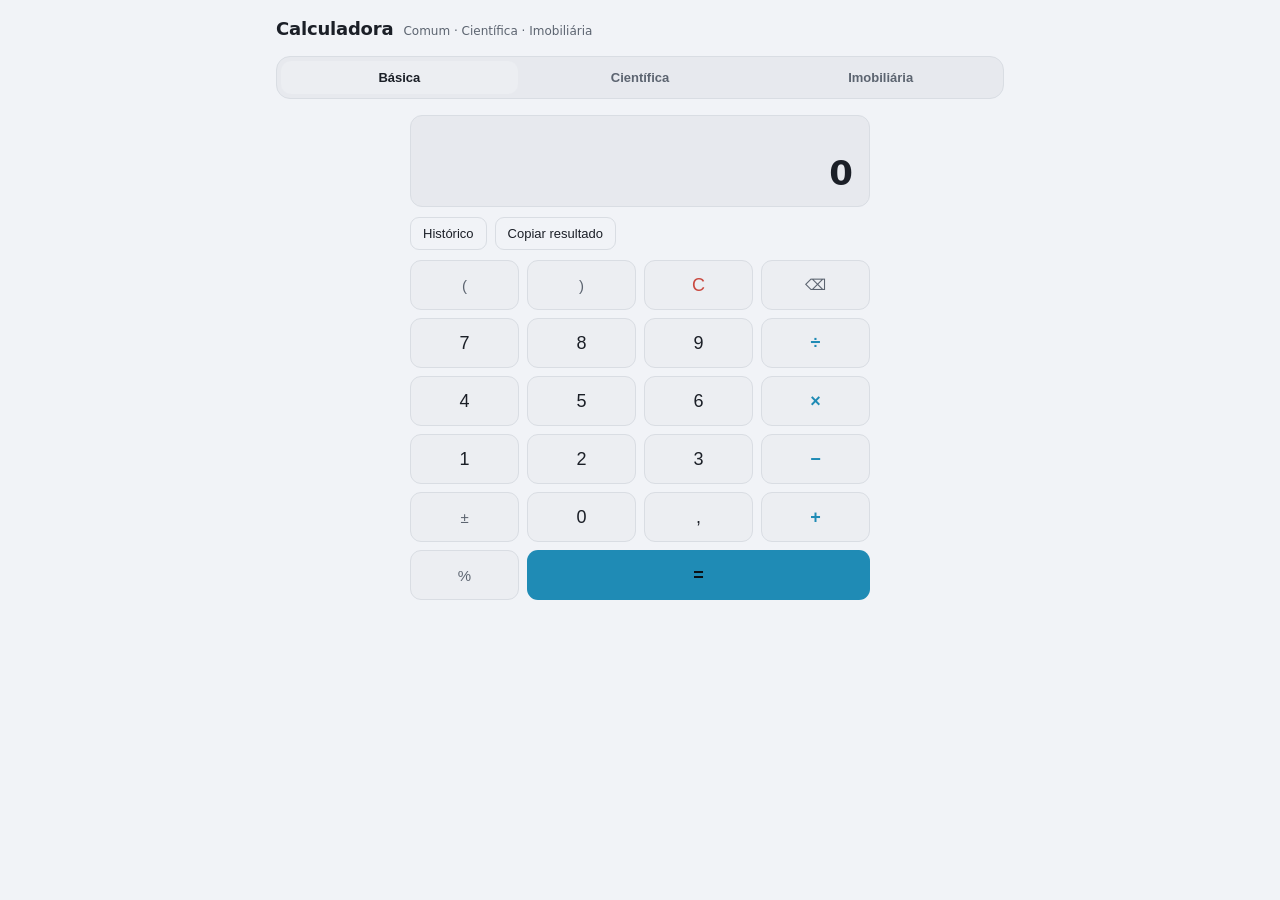
<file: calculadora/index.html>
<!doctype html>
<html lang="pt-BR">
<head>
  <meta charset="utf-8" />
  <meta name="viewport" content="width=device-width, initial-scale=1" />
  <title>Calculadora</title>
  <link rel="stylesheet" href="./style.css" />
</head>
<body>
  <div class="app">
    <header class="app-header">
      <h1 class="app-title">Calculadora</h1>
      <span class="app-sub">Comum · Científica · Imobiliária</span>
    </header>

    <div class="tabs" role="tablist" aria-label="Modos da calculadora">
      <button class="tab" id="tab-basica" role="tab" aria-selected="true" aria-controls="panel-basica" tabindex="0">Básica</button>
      <button class="tab" id="tab-cientifica" role="tab" aria-selected="false" aria-controls="panel-cientifica" tabindex="-1">Científica</button>
      <button class="tab" id="tab-imobiliaria" role="tab" aria-selected="false" aria-controls="panel-imobiliaria" tabindex="-1">Imobiliária</button>
    </div>

    <section class="panel" id="panel-basica" role="tabpanel" aria-labelledby="tab-basica">
      <div class="calc">
        <div class="display">
          <div class="display-expr" id="expr-basica" aria-hidden="true">&nbsp;</div>
          <div class="display-result" id="result-basica" aria-live="polite">0</div>
        </div>
        <div class="toolbar">
          <button class="btn ghost" type="button" data-action="history">Histórico</button>
          <button class="btn ghost" type="button" data-action="copy">Copiar resultado</button>
        </div>
        <div class="history" hidden>
          <div class="history-head">
            <span>Histórico</span>
            <button class="btn ghost small" type="button" data-action="clear-history">Limpar</button>
          </div>
          <ul class="history-list"></ul>
        </div>
        <div class="keypad keypad-basic">
          <button class="key key-fn" type="button" data-key="lparen">(</button>
          <button class="key key-fn" type="button" data-key="rparen">)</button>
          <button class="key key-danger" type="button" data-key="clear">C</button>
          <button class="key key-fn" type="button" data-key="backspace">⌫</button>

          <button class="key" type="button" data-key="7">7</button>
          <button class="key" type="button" data-key="8">8</button>
          <button class="key" type="button" data-key="9">9</button>
          <button class="key key-op" type="button" data-key="divide">÷</button>

          <button class="key" type="button" data-key="4">4</button>
          <button class="key" type="button" data-key="5">5</button>
          <button class="key" type="button" data-key="6">6</button>
          <button class="key key-op" type="button" data-key="times">×</button>

          <button class="key" type="button" data-key="1">1</button>
          <button class="key" type="button" data-key="2">2</button>
          <button class="key" type="button" data-key="3">3</button>
          <button class="key key-op" type="button" data-key="minus">−</button>

          <button class="key key-fn" type="button" data-key="negate">±</button>
          <button class="key" type="button" data-key="0">0</button>
          <button class="key" type="button" data-key="decimal">,</button>
          <button class="key key-op" type="button" data-key="plus">+</button>

          <button class="key key-fn" type="button" data-key="percent">%</button>
          <button class="key key-equals" type="button" data-key="equals">=</button>
        </div>
      </div>
    </section>

    <section class="panel" id="panel-cientifica" role="tabpanel" aria-labelledby="tab-cientifica" hidden>
      <div class="calc">
        <div class="display">
          <div class="display-expr" id="expr-cientifica" aria-hidden="true">&nbsp;</div>
          <div class="display-result" id="result-cientifica" aria-live="polite">0</div>
        </div>
        <div class="toolbar">
          <div class="segmented" role="group" aria-label="Unidade de ângulo">
            <button class="seg active" type="button" data-angle="deg">GRAUS</button>
            <button class="seg" type="button" data-angle="rad">RAD</button>
          </div>
          <div class="toolbar-spacer"></div>
          <button class="btn ghost" type="button" data-action="history">Histórico</button>
          <button class="btn ghost" type="button" data-action="copy">Copiar resultado</button>
        </div>
        <div class="history" hidden>
          <div class="history-head">
            <span>Histórico</span>
            <button class="btn ghost small" type="button" data-action="clear-history">Limpar</button>
          </div>
          <ul class="history-list"></ul>
        </div>
        <div class="keypad keypad-sci">
          <button class="key key-fn" type="button" data-key="sin">sin</button>
          <button class="key key-fn" type="button" data-key="cos">cos</button>
          <button class="key key-fn" type="button" data-key="tan">tan</button>
          <button class="key key-fn" type="button" data-key="lparen">(</button>

          <button class="key key-fn" type="button" data-key="sqrt">√</button>
          <button class="key key-fn" type="button" data-key="sq">x²</button>
          <button class="key key-fn" type="button" data-key="pow">xʸ</button>
          <button class="key key-fn" type="button" data-key="rparen">)</button>

          <button class="key key-fn" type="button" data-key="log">log</button>
          <button class="key key-fn" type="button" data-key="ln">ln</button>
          <button class="key key-fn" type="button" data-key="inv">1/x</button>
          <button class="key key-fn" type="button" data-key="backspace">⌫</button>

          <button class="key key-fn" type="button" data-key="pi">π</button>
          <button class="key key-fn" type="button" data-key="euler">e</button>
          <button class="key key-fn" type="button" data-key="fact">n!</button>
          <button class="key key-fn" type="button" data-key="abs">abs</button>

          <button class="key" type="button" data-key="7">7</button>
          <button class="key" type="button" data-key="8">8</button>
          <button class="key" type="button" data-key="9">9</button>
          <button class="key key-op" type="button" data-key="divide">÷</button>

          <button class="key" type="button" data-key="4">4</button>
          <button class="key" type="button" data-key="5">5</button>
          <button class="key" type="button" data-key="6">6</button>
          <button class="key key-op" type="button" data-key="times">×</button>

          <button class="key" type="button" data-key="1">1</button>
          <button class="key" type="button" data-key="2">2</button>
          <button class="key" type="button" data-key="3">3</button>
          <button class="key key-op" type="button" data-key="minus">−</button>

          <button class="key key-fn" type="button" data-key="negate">±</button>
          <button class="key" type="button" data-key="0">0</button>
          <button class="key" type="button" data-key="decimal">,</button>
          <button class="key key-op" type="button" data-key="plus">+</button>

          <button class="key key-fn" type="button" data-key="percent">%</button>
          <button class="key key-danger" type="button" data-key="clear">C</button>
          <button class="key key-equals" type="button" data-key="equals">=</button>
        </div>
      </div>
    </section>

    <section class="panel" id="panel-imobiliaria" role="tabpanel" aria-labelledby="tab-imobiliaria" hidden>
      <div class="imob">
        <details class="imob-item" open>
          <summary>Financiamento (Price × SAC)</summary>
          <div class="imob-body">
            <div class="form-grid">
              <label>Valor do imóvel
                <input type="text" inputmode="decimal" data-type="money" data-calc-field="financing" name="propertyValue" placeholder="0,00" />
              </label>
              <label>Entrada
                <input type="text" inputmode="decimal" data-type="money" data-calc-field="financing" name="entry" placeholder="0,00" />
              </label>
              <label>Entrada em
                <select data-calc-field="financing" name="entryMode">
                  <option value="money">R$</option>
                  <option value="percent">%</option>
                </select>
              </label>
              <label>Prazo (meses)
                <input type="text" inputmode="numeric" data-type="int" data-calc-field="financing" name="months" placeholder="360" />
              </label>
              <label>Taxa de juros (a.a. %)
                <input type="text" inputmode="decimal" data-type="percent" data-calc-field="financing" name="annualRate" placeholder="10" />
              </label>
              <label>Seguros/taxas mensais (R$)
                <input type="text" inputmode="decimal" data-type="money" data-calc-field="financing" name="monthlyFee" placeholder="0,00" />
              </label>
            </div>
            <button class="btn primary" type="button" data-calc-run="financing">Calcular</button>
            <div class="results" data-results="financing"></div>
          </div>
        </details>

        <details class="imob-item">
          <summary>Capacidade de pagamento</summary>
          <div class="imob-body">
            <div class="form-grid">
              <label>Renda bruta familiar (R$)
                <input type="text" inputmode="decimal" data-type="money" data-calc-field="capacity" name="grossIncome" placeholder="0,00" />
              </label>
              <label>% comprometível
                <input type="text" inputmode="decimal" data-type="percent" data-calc-field="capacity" name="commitmentPct" value="30" />
              </label>
              <label>Prazo (meses)
                <input type="text" inputmode="numeric" data-type="int" data-calc-field="capacity" name="months" placeholder="360" />
              </label>
              <label>Taxa de juros (a.a. %)
                <input type="text" inputmode="decimal" data-type="percent" data-calc-field="capacity" name="annualRate" placeholder="10" />
              </label>
              <label>Entrada disponível (R$)
                <input type="text" inputmode="decimal" data-type="money" data-calc-field="capacity" name="entry" placeholder="0,00" />
              </label>
            </div>
            <button class="btn primary" type="button" data-calc-run="capacity">Calcular</button>
            <div class="results" data-results="capacity"></div>
          </div>
        </details>

        <details class="imob-item">
          <summary>Aluguel × Compra</summary>
          <div class="imob-body">
            <div class="form-grid">
              <label>Valor do imóvel (R$)
                <input type="text" inputmode="decimal" data-type="money" data-calc-field="rentbuy" name="propertyValue" placeholder="0,00" />
              </label>
              <label>Aluguel mensal (R$)
                <input type="text" inputmode="decimal" data-type="money" data-calc-field="rentbuy" name="monthlyRent" placeholder="0,00" />
              </label>
              <label>Rendimento da aplicação (a.m. %)
                <input type="text" inputmode="decimal" data-type="percent" data-calc-field="rentbuy" name="monthlyYieldRate" placeholder="0,8" />
              </label>
              <label>Valorização anual do imóvel (%)
                <input type="text" inputmode="decimal" data-type="percent" data-calc-field="rentbuy" name="annualAppreciation" placeholder="5" />
              </label>
              <label>Reajuste anual do aluguel (%)
                <input type="text" inputmode="decimal" data-type="percent" data-calc-field="rentbuy" name="annualRentAdjustment" placeholder="5" />
              </label>
              <label>Horizonte (anos)
                <input type="text" inputmode="numeric" data-type="int" data-calc-field="rentbuy" name="horizonYears" placeholder="10" />
              </label>
            </div>
            <button class="btn primary" type="button" data-calc-run="rentbuy">Calcular</button>
            <div class="results" data-results="rentbuy"></div>
          </div>
        </details>

        <details class="imob-item">
          <summary>Rentabilidade de aluguel</summary>
          <div class="imob-body">
            <div class="form-grid">
              <label>Preço de compra (R$)
                <input type="text" inputmode="decimal" data-type="money" data-calc-field="rental" name="price" placeholder="0,00" />
              </label>
              <label>Aluguel mensal (R$)
                <input type="text" inputmode="decimal" data-type="money" data-calc-field="rental" name="monthlyRent" placeholder="0,00" />
              </label>
              <label>Condomínio mensal (R$)
                <input type="text" inputmode="decimal" data-type="money" data-calc-field="rental" name="condo" placeholder="0,00" />
              </label>
              <label>IPTU anual (R$)
                <input type="text" inputmode="decimal" data-type="money" data-calc-field="rental" name="iptu" placeholder="0,00" />
              </label>
              <label>Manutenção mensal (R$)
                <input type="text" inputmode="decimal" data-type="money" data-calc-field="rental" name="maintenance" placeholder="0,00" />
              </label>
              <label>Vacância (% do ano)
                <input type="text" inputmode="decimal" data-type="percent" data-calc-field="rental" name="vacancyPct" placeholder="0" />
              </label>
            </div>
            <button class="btn primary" type="button" data-calc-run="rental">Calcular</button>
            <div class="results" data-results="rental"></div>
          </div>
        </details>

        <details class="imob-item">
          <summary>Custos de aquisição</summary>
          <div class="imob-body">
            <div class="form-grid">
              <label>Valor do imóvel (R$)
                <input type="text" inputmode="decimal" data-type="money" data-calc-field="acq" name="price" placeholder="0,00" />
              </label>
              <label>ITBI (%)
                <input type="text" inputmode="decimal" data-type="percent" data-calc-field="acq" name="itbiPct" value="3" />
              </label>
              <label>Registro/escritura (%)
                <input type="text" inputmode="decimal" data-type="percent" data-calc-field="acq" name="registroPct" value="1" />
              </label>
              <label>Avaliação bancária (R$)
                <input type="text" inputmode="decimal" data-type="money" data-calc-field="acq" name="appraisalFee" placeholder="0,00" />
              </label>
            </div>
            <p class="hint">Valores são estimativas e variam por cidade.</p>
            <button class="btn primary" type="button" data-calc-run="acq">Calcular</button>
            <div class="results" data-results="acq"></div>
          </div>
        </details>

        <details class="imob-item">
          <summary>Preço por m² e comparação</summary>
          <div class="imob-body">
            <h3 class="imob-subtitle">Conversões</h3>
            <div class="form-grid">
              <label>Preço total (R$)
                <input type="text" inputmode="decimal" data-type="money" data-calc-field="m2" name="price" placeholder="0,00" />
              </label>
              <label>Área (m²)
                <input type="text" inputmode="decimal" data-type="num" data-calc-field="m2" name="area" placeholder="0" />
              </label>
              <label>Preço por m² (R$)
                <input type="text" inputmode="decimal" data-type="money" data-calc-field="m2" name="priceM2" placeholder="0,00" />
              </label>
            </div>
            <button class="btn primary" type="button" data-calc-run="m2">Converter</button>
            <div class="results" data-results="m2"></div>

            <h3 class="imob-subtitle">Comparar dois imóveis</h3>
            <div class="form-grid">
              <label>Imóvel A — preço (R$)
                <input type="text" inputmode="decimal" data-type="money" data-calc-field="compare" name="priceA" placeholder="0,00" />
              </label>
              <label>Imóvel A — área (m²)
                <input type="text" inputmode="decimal" data-type="num" data-calc-field="compare" name="areaA" placeholder="0" />
              </label>
              <label>Imóvel B — preço (R$)
                <input type="text" inputmode="decimal" data-type="money" data-calc-field="compare" name="priceB" placeholder="0,00" />
              </label>
              <label>Imóvel B — área (m²)
                <input type="text" inputmode="decimal" data-type="num" data-calc-field="compare" name="areaB" placeholder="0" />
              </label>
            </div>
            <button class="btn primary" type="button" data-calc-run="compare">Comparar</button>
            <div class="results" data-results="compare"></div>
          </div>
        </details>

        <details class="imob-item">
          <summary>Ganho de capital (venda)</summary>
          <div class="imob-body">
            <div class="form-grid">
              <label>Preço de compra (R$)
                <input type="text" inputmode="decimal" data-type="money" data-calc-field="gain" name="buyPrice" placeholder="0,00" />
              </label>
              <label>Custos (R$)
                <input type="text" inputmode="decimal" data-type="money" data-calc-field="gain" name="costs" placeholder="0,00" />
              </label>
              <label>Preço de venda (R$)
                <input type="text" inputmode="decimal" data-type="money" data-calc-field="gain" name="sellPrice" placeholder="0,00" />
              </label>
              <label>Alíquota de IR (%)
                <input type="text" inputmode="decimal" data-type="percent" data-calc-field="gain" name="irPct" value="15" />
              </label>
            </div>
            <p class="hint">Não considera isenções ou regras específicas de IR.</p>
            <button class="btn primary" type="button" data-calc-run="gain">Calcular</button>
            <div class="results" data-results="gain"></div>
          </div>
        </details>
      </div>

      <footer class="imob-footer">Simulação informativa; não substitui proposta de instituição financeira.</footer>
    </section>
  </div>

  <script src="./calc.js"></script>
  <script src="./app.js"></script>
</body>
</html>
</file>
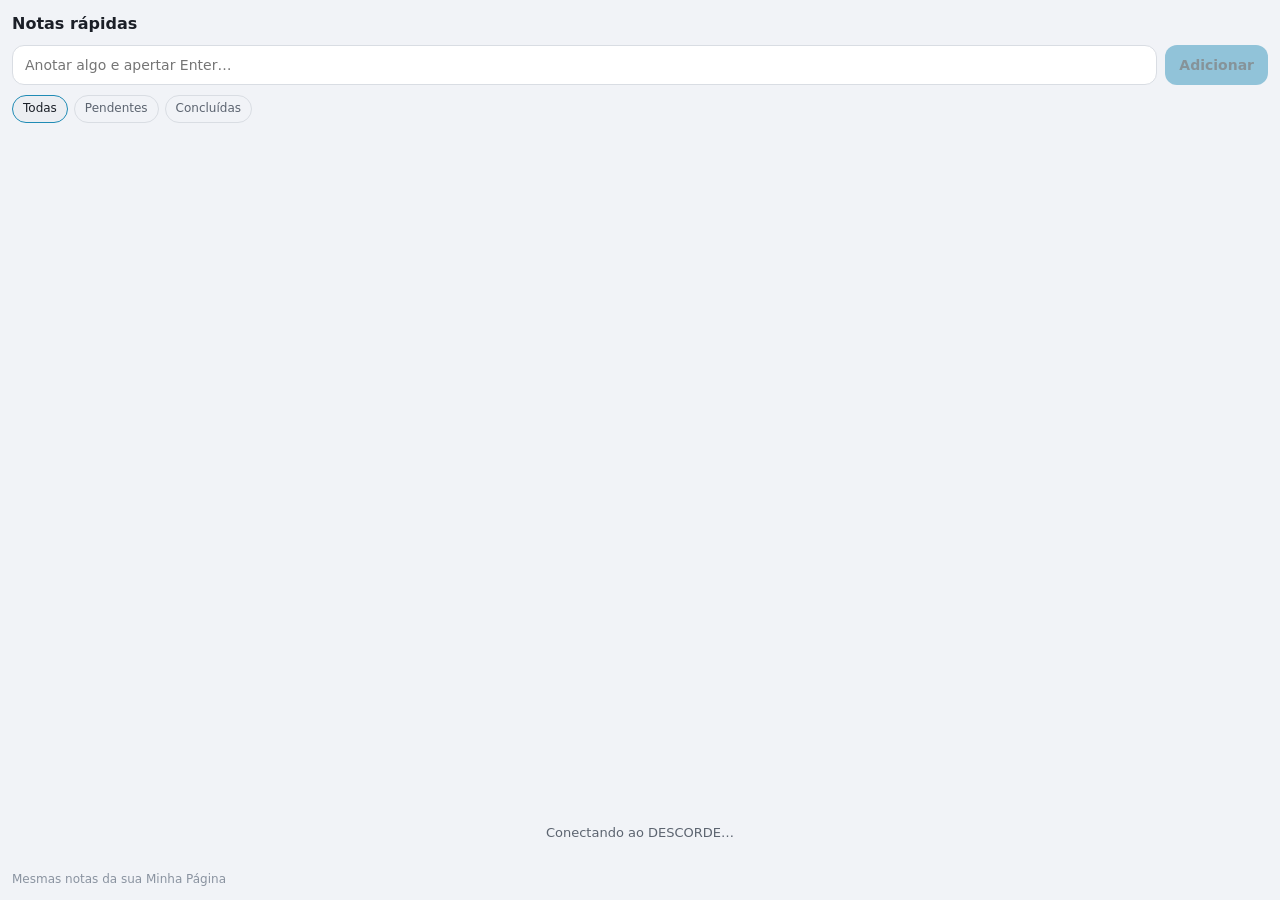
<file: notas/index.html>
<!doctype html>
<html lang="pt-BR">
<head>
  <meta charset="utf-8" />
  <meta name="viewport" content="width=device-width, initial-scale=1" />
  <title>Notas rápidas</title>
  <link rel="stylesheet" href="./style.css" />
</head>
<body>
  <div class="app">
    <header class="app-header">
      <h1 class="app-title">Notas rápidas</h1>
      <span class="app-sub" id="count"></span>
    </header>

    <form class="add" id="add-form" autocomplete="off">
      <input id="add-input" type="text" maxlength="300" placeholder="Anotar algo e apertar Enter…" disabled />
      <button class="btn" id="add-btn" type="submit" disabled>Adicionar</button>
    </form>

    <div class="filters" role="group" aria-label="Filtro">
      <button class="chip" type="button" data-filter="all" aria-pressed="true">Todas</button>
      <button class="chip" type="button" data-filter="open" aria-pressed="false">Pendentes</button>
      <button class="chip" type="button" data-filter="done" aria-pressed="false">Concluídas</button>
    </div>

    <div class="list" id="list" aria-live="polite"></div>
    <div class="status" id="status">Conectando ao DESCORDE…</div>

    <div class="foot">
      <span>Mesmas notas da sua Minha Página</span>
      <button type="button" id="clear-done" hidden>Apagar concluídas</button>
    </div>
  </div>

  <!-- Script clássico (módulos não carregam no sandbox). SDK = cópia do DESCORDE. -->
  <script src="../plugin-sdk.js"></script>
  <script src="./app.js"></script>
</body>
</html>
</file>
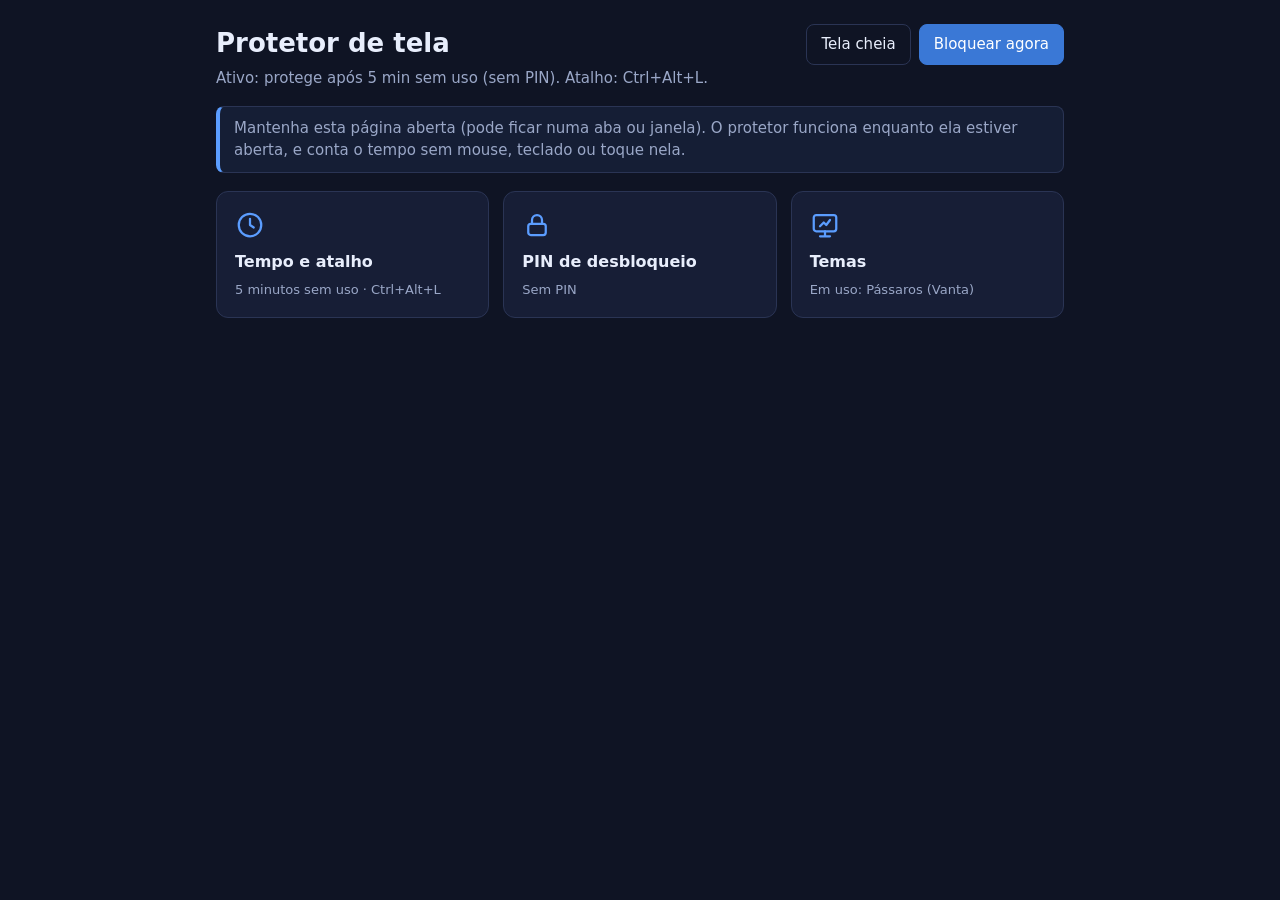
<file: protetor-de-tela/index.html>
<!doctype html>
<html lang="pt-BR" translate="no">
<head>
  <meta charset="utf-8">
  <meta name="viewport" content="width=device-width, initial-scale=1">
  <title>Protetor de tela</title>
  <meta name="google" content="notranslate">
  <link rel="icon" href="data:image/svg+xml,%3Csvg xmlns='http://www.w3.org/2000/svg' viewBox='0 0 64 64'%3E%3Crect width='64' height='64' rx='14' fill='%230f1424'/%3E%3Crect x='10' y='14' width='44' height='30' rx='4' fill='none' stroke='%235b9dff' stroke-width='4'/%3E%3Ccircle cx='32' cy='29' r='6' fill='%235b9dff'/%3E%3Crect x='24' y='48' width='16' height='4' rx='2' fill='%235b9dff'/%3E%3C/svg%3E">
  <link rel="stylesheet" href="manager.css">
</head>
<body>
  <main class="app">
    <header class="top">
      <div>
        <h1>Protetor de tela</h1>
        <p id="status" class="status" aria-live="polite"></p>
      </div>
      <div class="top-actions">
        <button type="button" id="btn-fullscreen" class="ghost">Tela cheia</button>
        <button type="button" id="btn-lock" class="primary">Bloquear agora</button>
      </div>
    </header>

    <p class="notice">
      Mantenha esta página aberta (pode ficar numa aba ou janela). O protetor funciona enquanto ela estiver aberta,
      e conta o tempo sem mouse, teclado ou toque nela.
    </p>

    <!-- Cada botão abre o seu painel. O resumo embaixo do título mostra o valor atual. -->
    <nav class="tiles" aria-label="Configurações">
      <button type="button" class="tile" data-open="panel-time">
        <svg viewBox="0 0 24 24" fill="none" stroke="currentColor" stroke-width="1.8" stroke-linecap="round" stroke-linejoin="round" aria-hidden="true"><circle cx="12" cy="12" r="9"/><path d="M12 7v5l3 2"/></svg>
        <span class="tile-title">Tempo e atalho</span>
        <span class="tile-sum" id="tile-time-sum"></span>
      </button>
      <button type="button" class="tile" data-open="panel-pin">
        <svg viewBox="0 0 24 24" fill="none" stroke="currentColor" stroke-width="1.8" stroke-linecap="round" stroke-linejoin="round" aria-hidden="true"><rect x="5" y="11" width="14" height="9" rx="2"/><path d="M8 11V8a4 4 0 0 1 8 0v3"/></svg>
        <span class="tile-title">PIN de desbloqueio</span>
        <span class="tile-sum" id="tile-pin-sum"></span>
      </button>
      <button type="button" class="tile" data-open="panel-themes">
        <svg viewBox="0 0 24 24" fill="none" stroke="currentColor" stroke-width="1.8" stroke-linecap="round" stroke-linejoin="round" aria-hidden="true"><rect x="3" y="4" width="18" height="13" rx="2"/><path d="M8 21h8M12 17v4"/><path d="m8 13 3-3 2 2 3-4"/></svg>
        <span class="tile-title">Temas</span>
        <span class="tile-sum" id="tile-themes-sum"></span>
      </button>
    </nav>

    <!-- Painel: tempo e atalho -->
    <div id="panel-time" class="modal" hidden role="dialog" aria-modal="true" aria-labelledby="panel-time-title">
      <div class="dialog narrow">
        <div class="card-head">
          <h2 id="panel-time-title">Tempo e atalho</h2>
          <button type="button" class="icon-btn" data-close-modal aria-label="Fechar" title="Fechar (Esc)">&times;</button>
        </div>
        <div class="row">
          <label class="field">
            <span>Ativar depois de</span>
            <select id="idle-minutes"></select>
          </label>
          <label class="check">
            <input type="checkbox" id="enabled">
            <span>Ativar automaticamente por ociosidade</span>
          </label>
        </div>
        <div class="row">
          <div class="field">
            <span>Tecla de bloqueio</span>
            <div class="hotkey">
              <kbd id="hotkey-view"></kbd>
              <button type="button" id="btn-hotkey" class="ghost">Alterar</button>
              <button type="button" id="btn-hotkey-reset" class="ghost">Padrão</button>
            </div>
            <small id="hotkey-help">Clique em Alterar e pressione a combinação (use Ctrl, Alt ou Shift com uma tecla).</small>
          </div>
        </div>
        <label class="check">
          <input type="checkbox" id="auto-fullscreen">
          <span>Entrar em tela cheia ao bloquear (quando o navegador permitir)</span>
        </label>
        <div class="actions save-row">
          <button type="button" class="primary" data-save-close>Salvar</button>
          <span class="saved-note" role="status"></span>
        </div>
      </div>
    </div>

    <!-- Painel: PIN de desbloqueio -->
    <div id="panel-pin" class="modal" hidden role="dialog" aria-modal="true" aria-labelledby="panel-pin-title">
      <div class="dialog narrow">
        <div class="card-head">
          <h2 id="panel-pin-title">PIN de desbloqueio</h2>
          <button type="button" class="icon-btn" data-close-modal aria-label="Fechar" title="Fechar (Esc)">&times;</button>
        </div>
        <p class="muted" id="pin-state"></p>
        <form id="pin-form" class="row" autocomplete="off">
          <label class="field" id="pin-current-wrap" hidden>
            <span>PIN atual</span>
            <input type="password" id="pin-current" inputmode="numeric" autocomplete="off">
          </label>
          <label class="field">
            <span>Novo PIN (4 a 12 caracteres)</span>
            <input type="password" id="pin-new" inputmode="numeric" autocomplete="new-password" minlength="4" maxlength="12">
          </label>
          <label class="field">
            <span>Confirmar</span>
            <input type="password" id="pin-confirm" inputmode="numeric" autocomplete="new-password" minlength="4" maxlength="12">
          </label>
          <div class="actions">
            <button type="submit" class="primary">Salvar PIN</button>
            <button type="button" id="pin-remove" class="ghost" hidden>Remover PIN</button>
          </div>
        </form>
        <p id="pin-msg" class="msg" role="status"></p>
        <p class="muted">
          Com PIN, qualquer ativação (ociosa ou manual) só fecha com ele. Sem PIN, a ociosa fecha com um clique ou tecla,
          e o bloqueio manual fecha pelo botão Desbloquear. O PIN fica guardado só neste navegador (como hash).
          É uma trava de tela, não segurança do computador.
        </p>
      </div>
    </div>

    <!-- Painel: temas -->
    <div id="panel-themes" class="modal" hidden role="dialog" aria-modal="true" aria-labelledby="panel-themes-title">
      <div class="dialog wide">
        <div class="card-head">
          <h2 id="panel-themes-title">Temas</h2>
          <button type="button" class="icon-btn" data-close-modal aria-label="Fechar" title="Fechar (Esc)">&times;</button>
        </div>
        <p class="muted">As animações são temas independentes: cada um é uma pasta em <code>themes/</code> (ou um endereço de terceiros).</p>
        <div id="themes" class="themes" role="radiogroup" aria-label="Temas"></div>
        <p id="themes-note" class="muted" hidden></p>

        <h3>Adicionar tema por endereço</h3>
        <form id="custom-form" class="row" autocomplete="off">
          <label class="field">
            <span>Nome</span>
            <input type="text" id="custom-name" maxlength="40" required>
          </label>
          <label class="field grow">
            <span>Endereço (https://… ou http://localhost…)</span>
            <input type="url" id="custom-url" required placeholder="https://exemplo.com/meu-tema/index.html">
          </label>
          <div class="actions"><button type="submit" class="primary">Adicionar</button></div>
        </form>
        <p id="custom-msg" class="msg" role="status"></p>
      </div>
    </div>

    <!-- Painel: opções do tema. Abre por cima do painel de temas, ao usar ou personalizar um tema que tem opções. -->
    <div id="options-card" class="modal" hidden role="dialog" aria-modal="true" aria-labelledby="options-title">
      <div class="dialog">
        <div class="card-head">
          <h2 id="options-title">Opções do tema</h2>
          <button type="button" class="icon-btn" data-close-modal aria-label="Fechar opções" title="Fechar (Esc)">&times;</button>
        </div>
        <p class="muted">Os ajustes são salvos neste navegador e aparecem na prévia ao lado, ao vivo.</p>
        <div class="opt-layout">
          <div id="options-controls" class="opt-controls"></div>
          <div class="opt-preview">
            <iframe id="opt-preview" title="Prévia ao vivo do tema" sandbox="allow-scripts" referrerpolicy="no-referrer"></iframe>
          </div>
        </div>
        <div class="actions">
          <button type="button" id="options-reset" class="ghost">Restaurar padrão</button>
          <button type="button" class="primary" data-save-close>Salvar</button>
        </div>
      </div>
    </div>
  </main>

  <!-- Camada do protetor: tema em iframe isolado, PIN por cima. -->
  <div id="overlay" hidden role="dialog" aria-modal="true" aria-label="Protetor de tela">
    <div id="fallback">
      <div id="fb-clock"></div>
      <div id="fb-date"></div>
    </div>
    <iframe id="frame" title="Tema do protetor de tela" sandbox="allow-scripts" referrerpolicy="no-referrer"></iframe>
    <button type="button" id="preview-close" hidden aria-label="Fechar pré-visualização">&times; Fechar pré-visualização</button>
    <div id="lock-layer" hidden>
      <form id="lock-form" autocomplete="off">
        <label for="lock-pin" id="lock-label">Digite o PIN para desbloquear</label>
        <input id="lock-pin" type="password" inputmode="numeric" autocomplete="off">
        <div id="lock-error" role="alert"></div>
        <button type="submit">Desbloquear</button>
      </form>
    </div>
  </div>

  <script src="manager.js"></script>
</body>
</html>
</file>
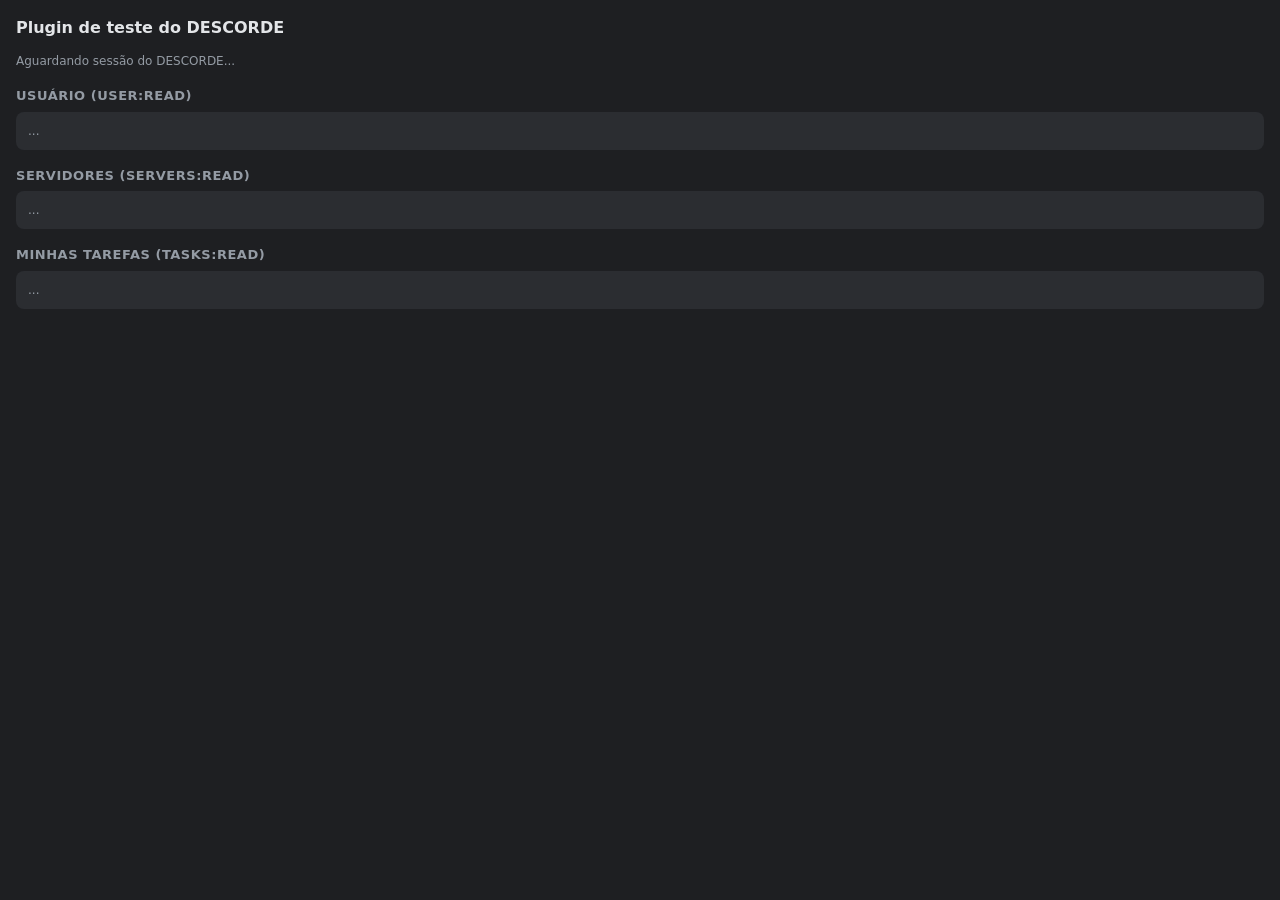
<file: teste/index.html>
<!doctype html>
<html lang="pt-BR">
<head>
  <meta charset="utf-8" />
  <meta name="viewport" content="width=device-width, initial-scale=1" />
  <title>Plugin de teste</title>
  <style>
    :root { color-scheme: dark; }
    body { margin: 0; padding: 16px; font: 14px/1.5 system-ui, sans-serif; background: #1e1f22; color: #e3e5e8; }
    h1 { font-size: 16px; margin: 0 0 12px; }
    h2 { font-size: 13px; margin: 16px 0 6px; text-transform: uppercase; letter-spacing: .04em; color: #949ba4; }
    .card { background: #2b2d31; border-radius: 8px; padding: 10px 12px; }
    .row { display: flex; align-items: center; gap: 8px; padding: 4px 0; }
    .row img { width: 24px; height: 24px; border-radius: 50%; object-fit: cover; background: #404249; }
    .meta { color: #949ba4; font-size: 12px; }
    .ok { color: #23a559; }
    .err { color: #f23f42; }
  </style>
</head>
<body>
  <h1>Plugin de teste do DESCORDE</h1>
  <div id="status" class="meta">Aguardando sessão do DESCORDE...</div>

  <h2>Usuário (user:read)</h2>
  <div id="me" class="card meta">...</div>

  <h2>Servidores (servers:read)</h2>
  <div id="servers" class="card meta">...</div>

  <h2>Minhas tarefas (tasks:read)</h2>
  <div id="tasks" class="card meta">...</div>

  <!-- Cópia do SDK do DESCORDE, hospedada junto com os plugins. -->
  <script src="../plugin-sdk.js"></script>
  <script>
    var $ = function (id) { return document.getElementById(id); };

    function show(el, html) { el.className = "card"; el.innerHTML = html; }
    function fail(el, e) {
      el.className = "card err";
      el.textContent = e.code === "REVOKED_OR_SCOPE"
        ? "Sem permissão (escopo não liberado para este plugin)"
        : (e.message || "Erro");
    }
    function esc(s) {
      var d = document.createElement("div");
      d.textContent = s == null ? "" : String(s);
      return d.innerHTML;
    }

    var dc = DescordePlugin.init();

    dc.ready().then(function (session) {
      $("status").innerHTML = '<span class="ok">Conectado.</span> Escopos: ' +
        esc((session.scopes || []).join(", ") || "nenhum");

      if (!session.token) {
        // Plugin sem escopos: funciona como página independente.
        ["me", "servers", "tasks"].forEach(function (id) {
          $(id).textContent = "Este plugin não tem escopos cadastrados.";
        });
        return;
      }

      dc.me().then(function (me) {
        show($("me"),
          '<div class="row">' +
          (me.avatarUrl ? '<img src="' + esc(me.avatarUrl) + '" alt="">' : "") +
          "<div><strong>" + esc(me.displayName || me.username) + '</strong><div class="meta">@' + esc(me.username) + "</div></div></div>");
      }).catch(function (e) { fail($("me"), e); });

      dc.servers().then(function (servers) {
        show($("servers"), servers.length
          ? servers.map(function (s) { return '<div class="row">' + esc(s.name) + "</div>"; }).join("")
          : '<span class="meta">Nenhum servidor.</span>');
      }).catch(function (e) { fail($("servers"), e); });

      dc.tasks().then(function (tasks) {
        show($("tasks"), tasks.length
          ? tasks.map(function (t) {
              return '<div class="row"><span>#' + esc(t.number) + " " + esc(t.title) +
                '</span><span class="meta">' + esc(t.status) + " · " + esc(t.priority) + "</span></div>";
            }).join("")
          : '<span class="meta">Nenhuma tarefa atribuída a você.</span>');
      }).catch(function (e) { fail($("tasks"), e); });
    }).catch(function (e) {
      $("status").className = "err";
      $("status").textContent = "Sem sessão do DESCORDE (abra este plugin dentro do app): " + e.message;
    });
  </script>
</body>
</html>
</file>
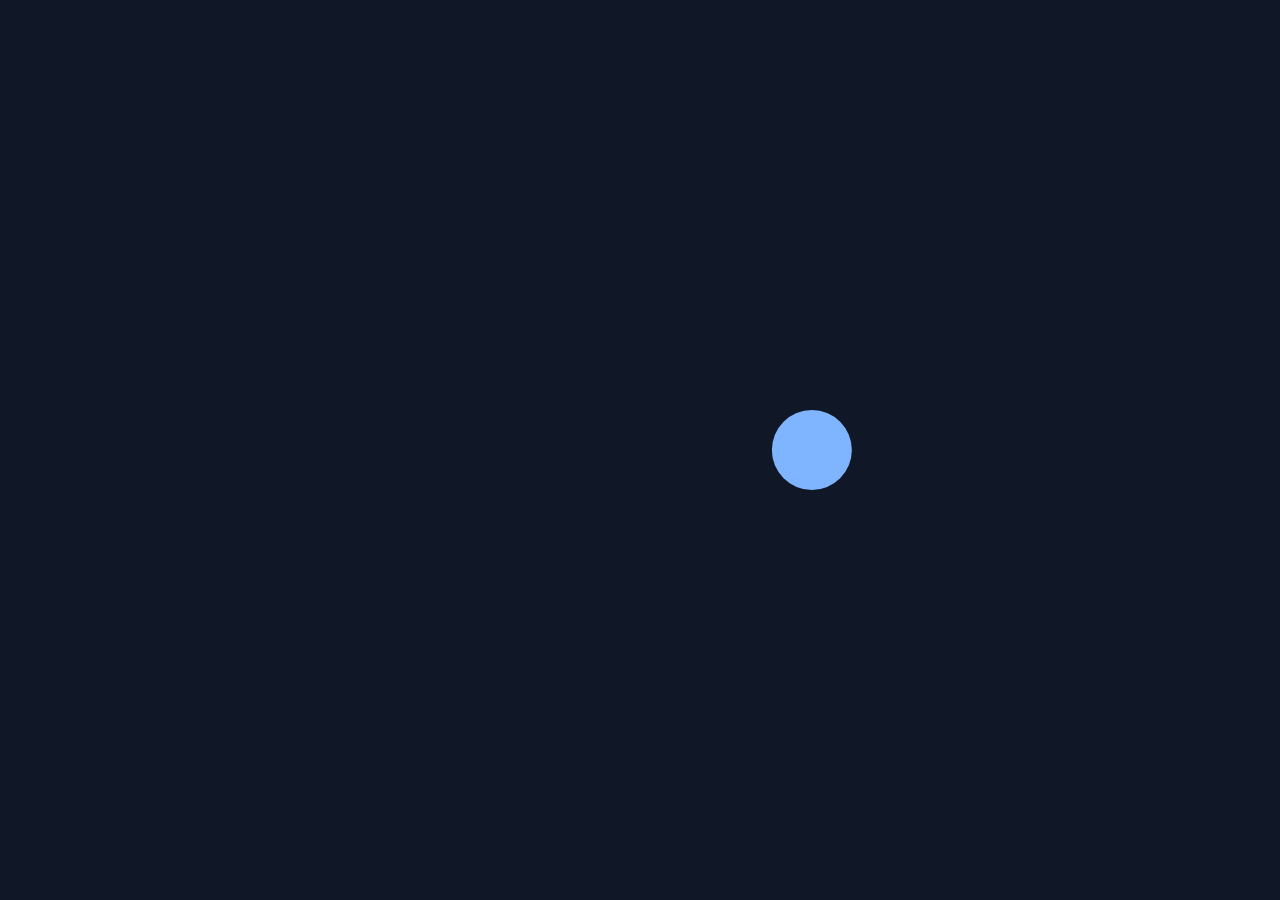
<file: protetor-de-tela/themes/_template/index.html>
<!doctype html>
<html lang="pt-BR">
<head>
  <meta charset="utf-8">
  <meta name="viewport" content="width=device-width, initial-scale=1">
  <title>Meu tema</title>
  <style>
    html, body { margin: 0; height: 100%; overflow: hidden; background: #000; }
    canvas { display: block; width: 100%; height: 100%; }
  </style>
</head>
<body>
  <canvas id="c"></canvas>

  <!-- SDK opcional: cuida do vai-e-vem de mensagens com o app. -->
  <script src="../../theme-sdk.js"></script>
  <script>
    // 1) Desenhe o que quiser. Use requestAnimationFrame e pause com document.hidden.
    var canvas = document.getElementById("c");
    var ctx = canvas.getContext("2d");
    var t = 0;

    function resize() {
      canvas.width = window.innerWidth;
      canvas.height = window.innerHeight;
    }
    window.addEventListener("resize", resize);
    resize();

    function draw() {
      requestAnimationFrame(draw);
      if (document.hidden) return;
      t += 0.016;
      ctx.fillStyle = "#101828";
      ctx.fillRect(0, 0, canvas.width, canvas.height);
      ctx.fillStyle = "#7fb4ff";
      var x = canvas.width / 2 + Math.sin(t) * canvas.width * 0.2;
      ctx.beginPath();
      ctx.arc(x, canvas.height / 2, 40, 0, Math.PI * 2);
      ctx.fill();
    }
    draw();

    // 2) Avise o app que está pronto. autoWake: clique/toque/tecla fecha o protetor
    //    (o SDK ignora isso quando o app está bloqueado, quem destrava é o PIN do app).
    ScreensaverTheme.init({
      autoWake: true,
      onState: function (s) {
        // s.mode é "idle", "locked" ou "preview". Se quiser, mude a arte conforme o modo.
      }
    });
  </script>
</body>
</html>
</file>
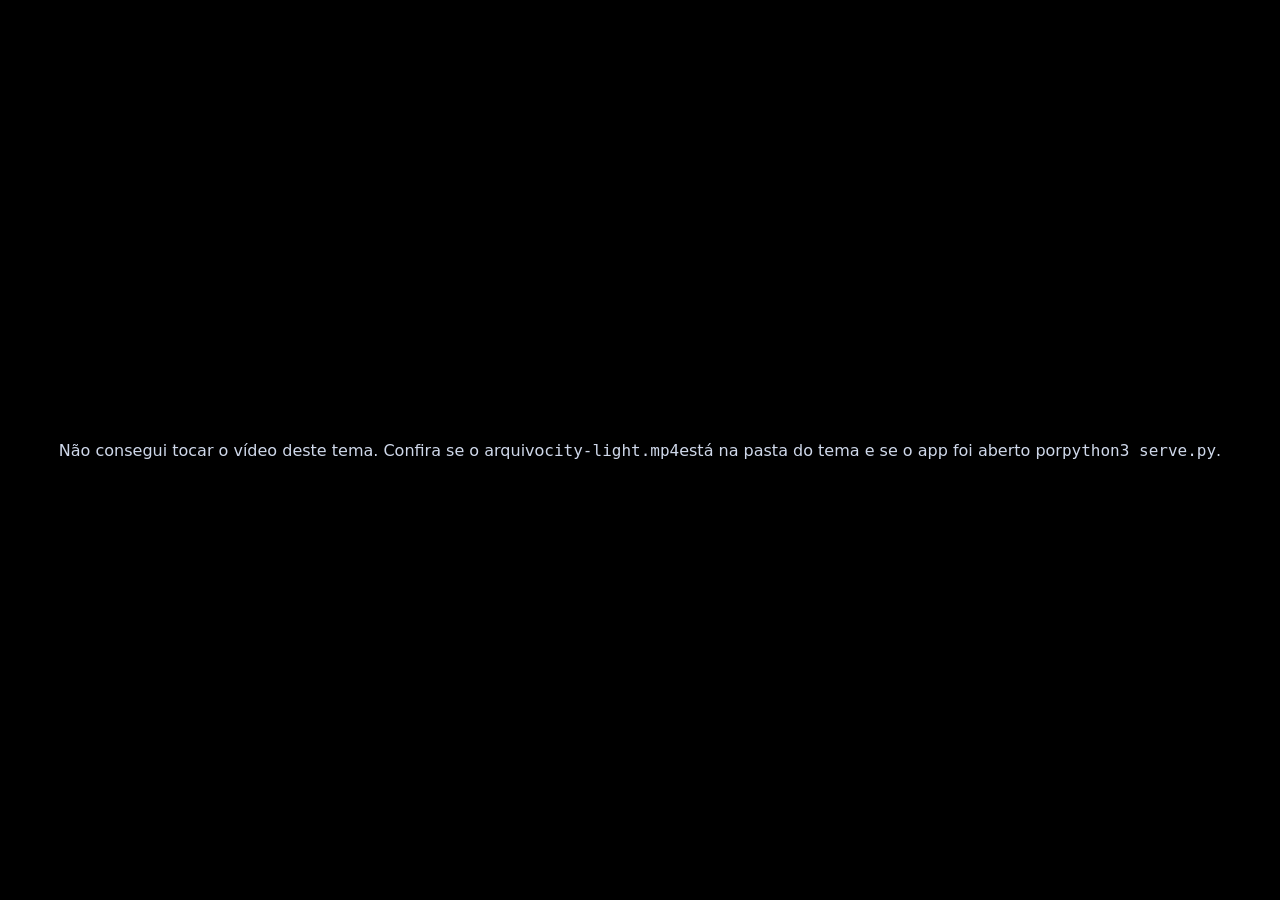
<file: protetor-de-tela/themes/city/index.html>
<!doctype html>
<html lang="pt-BR">
<head>
  <meta charset="utf-8">
  <meta name="viewport" content="width=device-width, initial-scale=1">
  <title>Cidade</title>
  <style>
    html, body { margin: 0; height: 100%; overflow: hidden; background: #000; }
    #v { position: fixed; inset: 0; width: 100%; height: 100%; object-fit: cover; background: #000; }
    #msg {
      position: fixed; inset: 0; display: none; align-items: center; justify-content: center;
      color: #cfd8ea; font: 16px system-ui, sans-serif; text-align: center; padding: 24px;
    }
  </style>
</head>
<body>
  <video id="v" data-src="city-light.mp4" muted loop playsinline autoplay preload="auto"></video>
  <div id="msg">Não consegui tocar o vídeo deste tema. Confira se o arquivo <code>city-light.mp4</code> está na pasta do tema e se o app foi aberto por <code>python3 serve.py</code>.</div>

  <script src="../../theme-sdk.js"></script>
  <script src="../shared/video-theme.js"></script>
</body>
</html>
</file>
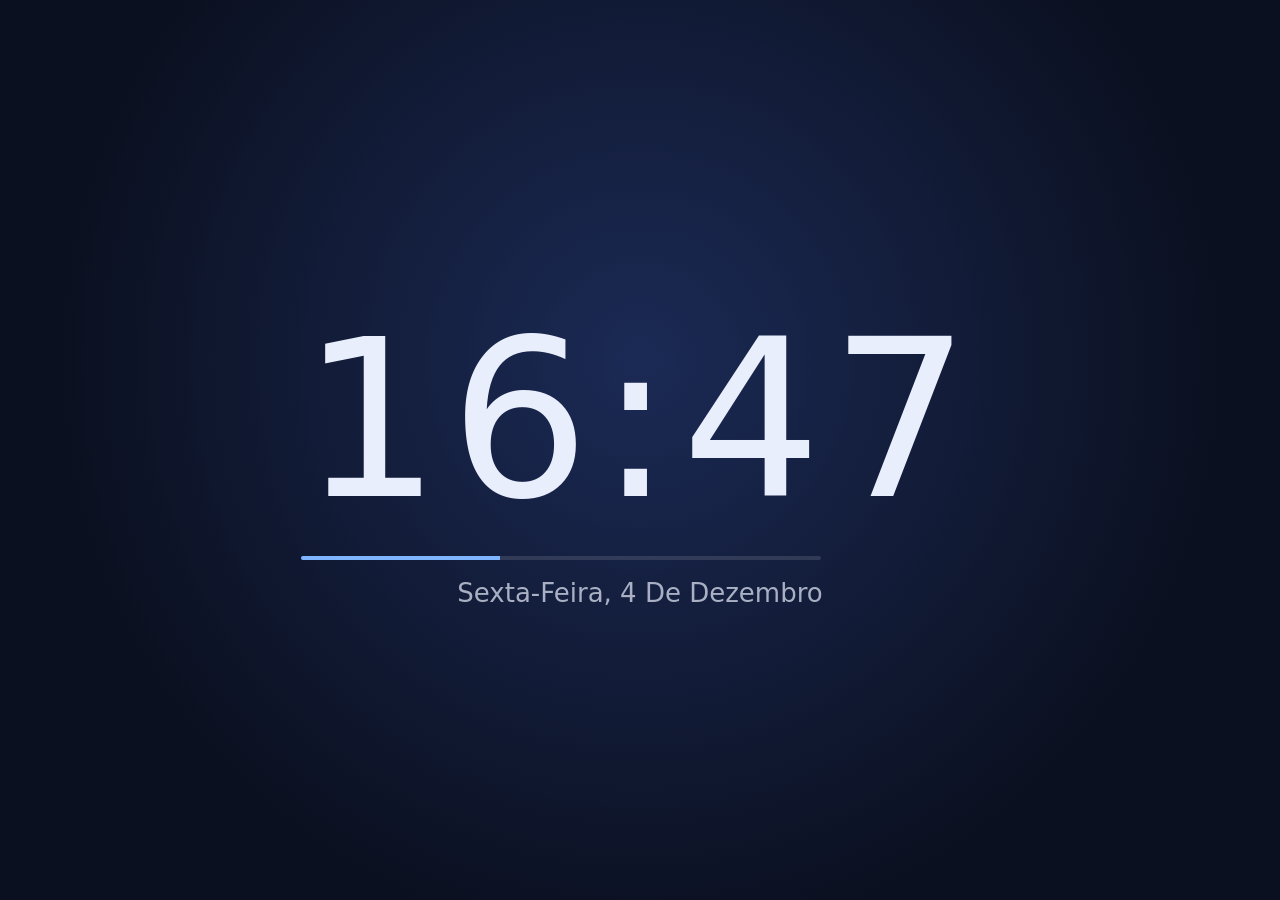
<file: protetor-de-tela/themes/relogio/index.html>
<!doctype html>
<html lang="pt-BR">
<head>
  <meta charset="utf-8">
  <meta name="viewport" content="width=device-width, initial-scale=1">
  <title>Relógio</title>
  <style>
    html, body { margin: 0; height: 100%; overflow: hidden; background: #0b1020; }
    body {
      display: flex; flex-direction: column; align-items: center; justify-content: center;
      color: #e8eefc; font-family: system-ui, "Segoe UI", sans-serif;
      background: radial-gradient(circle at 50% 40%, #1b2a55 0%, #0b1020 70%);
    }
    #time { font-size: clamp(64px, 18vw, 220px); font-weight: 200; letter-spacing: 0.04em; }
    #sec { height: 4px; width: min(60vw, 520px); background: rgba(255,255,255,0.12); border-radius: 2px; overflow: hidden; margin-top: 8px; }
    #sec i { display: block; height: 100%; width: 0; background: #7fb4ff; transition: width 0.25s linear; }
    #date { margin-top: 18px; font-size: clamp(14px, 2.4vw, 26px); opacity: 0.7; text-transform: capitalize; }
    /* o relógio "respira" devagar para evitar marca na tela */
    #wrap { animation: drift 40s ease-in-out infinite alternate; text-align: center; }
    @keyframes drift { from { transform: translate(-3vw, -2vh); } to { transform: translate(3vw, 2vh); } }
  </style>
</head>
<body>
  <div id="wrap">
    <div id="time"></div>
    <div id="sec"><i></i></div>
    <div id="date"></div>
  </div>
  <script src="../../theme-sdk.js"></script>
  <script>
    (function () {
      var timeFmt = new Intl.DateTimeFormat("pt-BR", { hour: "2-digit", minute: "2-digit" });
      var dateFmt = new Intl.DateTimeFormat("pt-BR", { weekday: "long", day: "numeric", month: "long" });
      var timeEl = document.getElementById("time");
      var dateEl = document.getElementById("date");
      var bar = document.querySelector("#sec i");

      function tick() {
        var now = new Date();
        timeEl.textContent = timeFmt.format(now);
        dateEl.textContent = dateFmt.format(now);
        bar.style.width = ((now.getSeconds() + now.getMilliseconds() / 1000) / 60 * 100) + "%";
      }
      tick();
      setInterval(tick, 250);

      ScreensaverTheme.init({ autoWake: true });
    })();
  </script>
</body>
</html>
</file>
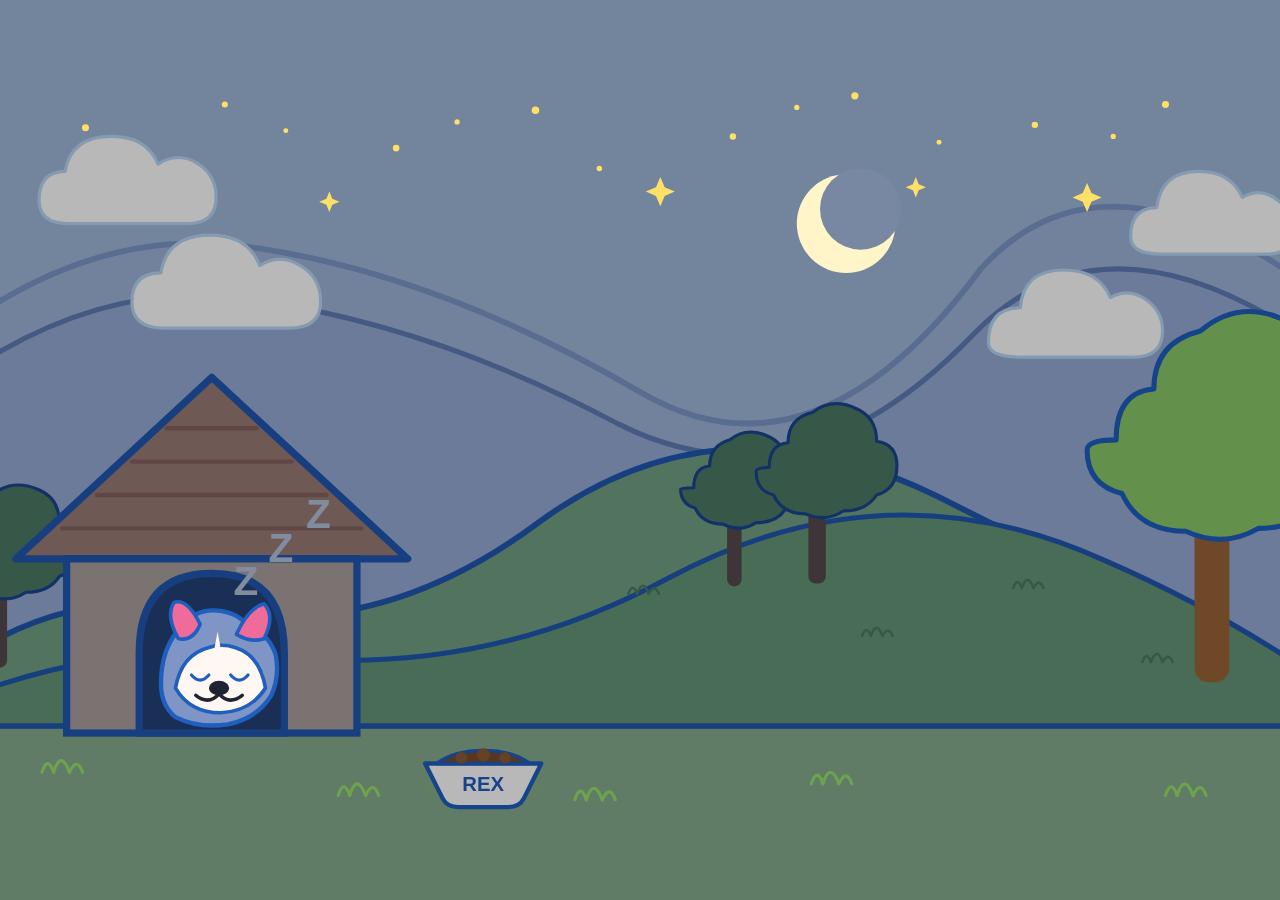
<file: protetor-de-tela/themes/rex/index.html>
<!doctype html>
<html lang="pt-BR">
<head>
  <meta charset="utf-8">
  <meta name="viewport" content="width=device-width, initial-scale=1">
  <title>Rex dormindo</title>
  <style>
    /* Base do tema: a cena ocupa a tela inteira. */
    html, body { margin: 0; height: 100%; overflow: hidden; }
    body { background: linear-gradient(#bfe8ff, #dff1fb); }
    svg { display: block; width: 100%; height: 100%; }
    svg > rect { rx: 0; } /* sem cantos arredondados no céu e na noite */
    body::before { /* noite também na faixa de céu fora do desenho */
      content: ""; position: fixed; inset: 0; z-index: -1; background: #102347; opacity: 0;
      animation: anoitecer 8s ease-in-out 24s forwards;
    }

    /* Animações originais do desenho (Rex-SVG). */
    .nuvem {
      animation: moverNuvem 18s linear infinite, escurecerElemento 8s ease-in-out 24s forwards;
    }

    .nuvem.lenta {
      animation-duration: 24s;
    }

    .arvore-noite {
      animation: escurecerElemento 8s ease-in-out 24s forwards;
    }

    .passaro {
      animation: atravessarCeu 24s linear infinite, sumirAoAnoitecer 4s ease-in-out 24s forwards;
    }

    .passaro.atraso {
      animation-delay: -12s;
    }

    .asa {
      transform-box: fill-box;
      transform-origin: center;
    }

    .asa.esquerda {
      animation: baterAsaEsquerda 0.9s ease-in-out infinite;
    }

    .asa.direita {
      animation: baterAsaDireita 0.9s ease-in-out infinite;
    }

    .zz {
      animation: subirZ 4.2s ease-in-out infinite;
      transform-origin: center;
      fill: #ffffff;
    }

    .zz.z2 {
      animation-delay: 0.8s;
    }

    .zz.z3 {
      animation-delay: 1.6s;
    }

    .cachorro-cabeca {
      animation: respirarSono 3.2s ease-in-out infinite;
      transform-origin: center;
    }

    .orelha {
      transform-box: fill-box;
      transform-origin: center;
    }

    .orelha.esquerda {
      animation: mexerOrelhaEsquerda 3.2s ease-in-out infinite;
    }

    .orelha.direita {
      animation: mexerOrelhaDireita 3.2s ease-in-out infinite;
    }

    .noite-overlay {
      opacity: 0;
      animation: anoitecer 8s ease-in-out 24s forwards;
      pointer-events: none;
    }

    .estrelas {
      opacity: 0;
      animation: surgirEstrelas 8s ease-in-out 24s forwards;
      pointer-events: none;
    }

    .estrela-pisca {
      animation: surgirEstrelas 8s ease-in-out 24s forwards, piscarEstrela 1.4s ease-in-out 32s infinite;
    }

    .estrela-pisca.lenta {
      animation: surgirEstrelas 8s ease-in-out 24s forwards, piscarEstrela 2s ease-in-out 33s infinite;
    }

    .lua {
      opacity: 0;
      animation: aparecerLua 10s ease-in-out 34s forwards;
      pointer-events: none;
    }

    @keyframes moverNuvem {
      0% {
        transform: translateX(-30px);
      }
      50% {
        transform: translateX(30px);
      }
      100% {
        transform: translateX(-30px);
      }
    }

    @keyframes atravessarCeu {
      0% {
        transform: translateX(540px) translateY(6px) scale(1);
      }
      20% {
        transform: translateX(330px) translateY(-6px) scale(1.03);
      }
      40% {
        transform: translateX(120px) translateY(-14px) scale(1.05);
      }
      60% {
        transform: translateX(-90px) translateY(-4px) scale(1.02);
      }
      80% {
        transform: translateX(-340px) translateY(-12px) scale(1.04);
      }
      100% {
        transform: translateX(-660px) translateY(8px) scale(1);
      }
    }

    @keyframes baterAsaEsquerda {
      0%, 100% {
        transform: rotate(10deg) scaleX(1);
      }
      50% {
        transform: rotate(-14deg) scaleX(1.04);
      }
    }

    @keyframes baterAsaDireita {
      0%, 100% {
        transform: rotate(-10deg) scaleX(1);
      }
      50% {
        transform: rotate(14deg) scaleX(1.04);
      }
    }

    @keyframes subirZ {
      0% {
        opacity: 0;
        transform: translateX(-10px) translateY(18px) scale(0.72);
      }
      30% {
        opacity: 1;
      }
      100% {
        opacity: 0;
        transform: translateX(12px) translateY(-28px) scale(1.08);
      }
    }

    @keyframes respirarSono {
      0%, 100% {
        transform: translateY(0);
      }
      50% {
        transform: translateY(4px);
      }
    }

    @keyframes mexerOrelhaEsquerda {
      0%, 100% {
        transform: rotate(0deg) translateY(0);
      }
      50% {
        transform: rotate(-6deg) translateY(1px);
      }
    }

    @keyframes mexerOrelhaDireita {
      0%, 100% {
        transform: rotate(0deg) translateY(0);
      }
      50% {
        transform: rotate(6deg) translateY(1px);
      }
    }

    @keyframes anoitecer {
      0% {
        opacity: 0;
      }
      100% {
        opacity: 0.52;
      }
    }

    @keyframes surgirEstrelas {
      0% {
        opacity: 0;
      }
      100% {
        opacity: 1;
      }
    }

    @keyframes escurecerElemento {
      0% {
        filter: brightness(1);
      }
      100% {
        filter: brightness(0.72);
      }
    }

    @keyframes sumirAoAnoitecer {
      0% {
        opacity: 1;
      }
      100% {
        opacity: 0;
      }
    }

    @keyframes piscarEstrela {
      0%, 100% {
        opacity: 1;
        filter: drop-shadow(0 0 0px #ffe066);
      }
      50% {
        opacity: 0.55;
        filter: drop-shadow(0 0 6px #ffe066);
      }
    }

    @keyframes aparecerLua {
      0% {
        opacity: 0;
      }
      100% {
        opacity: 1;
      }
    }
  </style>
</head>
<body>
  <svg viewBox="0 0 1000 620" xmlns="http://www.w3.org/2000/svg" aria-label="Desenho SVG animado baseado em casa, montanha, nuvens, árvore e cachorro dormindo">
      <!-- céu -->
      <rect x="0" y="0" width="1000" height="620" fill="#dff1fb" rx="18" />

      <!-- montanhas de fundo -->
      <path d="M-40 290 Q90 150 230 170 Q360 188 500 270 Q620 340 735 185 Q840 70 1040 265 L1040 470 L-40 470 Z" fill="#dfeafb" opacity="0.9" />
      <path d="M-50 330 Q85 190 220 205 Q350 220 485 292 Q610 355 730 230 Q845 112 1045 305 L1045 470 L-50 470 Z" fill="#cfdcf3" opacity="0.92" />
      <path d="M-40 290 Q90 150 230 170 Q360 188 500 270 Q620 340 735 185 Q840 70 1040 265" fill="none" stroke="#a7bee0" stroke-width="4" stroke-linecap="round" />
      <path d="M-50 330 Q85 190 220 205 Q350 220 485 292 Q610 355 730 230 Q845 112 1045 305" fill="none" stroke="#7f98c6" stroke-width="3.5" stroke-linecap="round" />

      <!-- chão -->
      <rect x="0" y="470" width="1000" height="150" fill="#b8df8b" />
      <line x1="0" y1="470" x2="1000" y2="470" stroke="#679b45" stroke-width="3.5" />

      <!-- colinas ao fundo -->
      <g>
        <path d="M-20 500 Q80 395 205 420 Q320 442 430 360 Q555 268 705 342 Q840 410 1020 500 Z" fill="#9bcd7a" stroke="#1f5fbf" stroke-width="4" stroke-linejoin="round" />
        <path d="M-10 500 Q115 438 245 452 Q390 468 520 398 Q670 318 820 386 Q930 434 1010 500 Z" fill="#86bc67" stroke="#1f5fbf" stroke-width="3.5" stroke-linejoin="round" />
        <g fill="none" stroke="#5f9444" stroke-width="1.8" stroke-linecap="round" stroke-linejoin="round" opacity="0.95">
          <path d="M492 409 Q495 401 498 409" />
          <path d="M498 409 Q502 398 506 409" />
          <path d="M506 409 Q510 402 513 409" />

          <path d="M653 438 Q656 430 659 438" />
          <path d="M659 438 Q663 427 667 438" />
          <path d="M667 438 Q671 431 674 438" />

          <path d="M757 405 Q760 397 763 405" />
          <path d="M763 405 Q767 394 771 405" />
          <path d="M771 405 Q775 398 778 405" />

          <path d="M846 456 Q849 448 852 456" />
          <path d="M852 456 Q856 445 860 456" />
          <path d="M860 456 Q864 449 867 456" />
        </g>
      </g>

      <g class="arvore-noite">
        <rect x="52" y="390" width="12" height="70" rx="5" fill="#9a6636" />
        <path d="M25 378
                 Q25 362 38 361
                 Q38 344 55 340
                 Q68 330 85 337
                 Q100 343 100 360
                 Q114 362 114 377
                 Q114 393 100 397
                 Q93 408 77 408
                 Q65 416 51 410
                 Q35 410 29 397
                 Q17 394 17 381
                 Q17 378 25 378 Z"
              fill="#89c867"
              stroke="#1f5fbf"
              stroke-width="2.2"
              stroke-linejoin="round" />
      </g>

      <!-- árvores distantes -->
      <g class="arvore-noite">
        <rect x="560" y="346" width="10" height="58" rx="5" fill="#9a6636" />
        <path d="M537 336
                 Q537 322 548 321
                 Q548 307 562 303
                 Q573 294 587 300
                 Q600 305 600 319
                 Q612 321 612 334
                 Q612 348 600 351
                 Q594 360 580 360
                 Q569 367 557 361
                 Q543 361 538 350
                 Q528 347 528 337
                 Q528 336 537 336 Z"
              fill="#89c867"
              stroke="#1f5fbf"
              stroke-width="2.2"
              stroke-linejoin="round" />
      </g>

      <g class="arvore-noite">
        <rect x="616" y="334" width="12" height="68" rx="5" fill="#9a6636" />
        <path d="M589 322
                 Q589 306 602 305
                 Q602 288 619 284
                 Q632 274 648 281
                 Q663 287 663 304
                 Q677 306 677 321
                 Q677 337 663 341
                 Q656 352 640 352
                 Q628 360 614 354
                 Q598 354 592 341
                 Q580 338 580 325
                 Q580 322 589 322 Z"
              fill="#89c867"
              stroke="#1f5fbf"
              stroke-width="2.2"
              stroke-linejoin="round" />
      </g>

      <!-- casa do cachorro -->
      <g>
        <polygon points="70,385 205,260 340,385" fill="#d99563" stroke="#1f5fbf" stroke-width="5" stroke-linejoin="round" />
        <line x1="102" y1="364" x2="308" y2="364" stroke="#b86f43" stroke-width="3" stroke-linecap="round" opacity="0.95" />
        <line x1="126" y1="341" x2="284" y2="341" stroke="#b86f43" stroke-width="3" stroke-linecap="round" opacity="0.95" />
        <line x1="150" y1="318" x2="260" y2="318" stroke="#b86f43" stroke-width="3" stroke-linecap="round" opacity="0.95" />
        <line x1="174" y1="295" x2="236" y2="295" stroke="#b86f43" stroke-width="3" stroke-linecap="round" opacity="0.95" />
        <rect x="105" y="385" width="200" height="120" fill="#f2c9a2" stroke="#1f5fbf" stroke-width="5" />
        <path d="M155 505 L155 450 Q155 395 205 395 Q255 395 255 450 L255 505 Z" fill="#243d66" stroke="#1f5fbf" stroke-width="5" />
      </g>

      <!-- ZZZ -->
      <g font-size="28" font-family="Verdana, Arial, sans-serif" font-weight="bold">
        <text class="zz" x="220" y="410">Z</text>
        <text class="zz z2" x="244" y="387">Z</text>
        <text class="zz z3" x="270" y="364">Z</text>
      </g>

      <!-- anoitecer -->
      <rect class="noite-overlay" x="0" y="0" width="1000" height="620" rx="18" fill="#102347" />

      <!-- estrelas -->
      <g class="estrelas" fill="#ffe066">
        <circle class="estrela-pisca" cx="118" cy="88" r="2.4" />
        <circle cx="156" cy="104" r="1.8" />
        <circle cx="214" cy="72" r="2.1" />
        <circle cx="256" cy="90" r="1.7" />
        <circle class="estrela-pisca lenta" cx="332" cy="102" r="2.3" />
        <circle cx="374" cy="84" r="1.8" />
        <circle cx="428" cy="76" r="2.6" />
        <circle cx="472" cy="116" r="1.9" />
        <circle cx="564" cy="94" r="2.2" />
        <circle cx="608" cy="74" r="1.8" />
        <circle class="estrela-pisca" cx="648" cy="66" r="2.5" />
        <circle cx="706" cy="98" r="1.7" />
        <circle cx="772" cy="86" r="2.2" />
        <circle cx="826" cy="94" r="1.8" />
        <circle cx="862" cy="72" r="2.4" />
        <path class="estrela-pisca lenta" d="M170 128 L173 135 L180 138 L173 141 L170 148 L167 141 L160 138 L167 135 Z" />
        <path d="M286 132 L288 137 L293 139 L288 141 L286 146 L284 141 L279 139 L284 137 Z" />
        <path d="M514 122 L517 129 L524 132 L517 135 L514 142 L511 135 L504 132 L511 129 Z" />
        <path class="estrela-pisca lenta" d="M690 122 L692 127 L697 129 L692 131 L690 136 L688 131 L683 129 L688 127 Z" />
        <path class="estrela-pisca" d="M808 126 L811 133 L818 136 L811 139 L808 146 L805 139 L798 136 L805 133 Z" />
      </g>

      <!-- lua -->
      <g class="lua">
        <circle cx="642" cy="154" r="34" fill="#fff5c9" />
        <circle cx="652" cy="144" r="28" fill="#7888a3" />
      </g>

      <!-- nuvens -->
      <g class="nuvem lenta">
        <path d="M86 138
                 Q86 118 104 118
                 Q108 94 136 94
                 Q160 94 168 113
                 Q182 104 196 113
                 Q208 121 208 136
                 Q208 154 188 154
                 L106 154
                 Q86 154 86 138 Z"
              fill="#ffffff"
              stroke="#b7d7f6"
              stroke-width="2.2"
              stroke-linejoin="round"
              stroke-linecap="round" />
      </g>

      <g class="nuvem">
        <path d="M150 208
                 Q150 188 170 188
                 Q174 162 204 162
                 Q230 162 238 183
                 Q252 174 266 183
                 Q280 191 280 208
                 Q280 226 258 226
                 L172 226
                 Q150 226 150 208 Z"
              fill="#ffffff"
              stroke="#b7d7f6"
              stroke-width="2.2"
              stroke-linejoin="round"
              stroke-linecap="round" />
      </g>

      <g class="nuvem">
        <path d="M740 236
                 Q740 212 762 212
                 Q764 186 792 186
                 Q816 186 824 205
                 Q836 198 848 206
                 Q860 214 860 228
                 Q860 246 840 246
                 L762 246
                 Q740 246 740 236 Z"
              fill="#ffffff"
              stroke="#b7d7f6"
              stroke-width="2.2"
              stroke-linejoin="round"
              stroke-linecap="round" />
      </g>

      <g class="nuvem lenta">
        <path d="M838 163
                 Q838 143 856 143
                 Q859 118 885 118
                 Q907 118 915 136
                 Q927 129 938 137
                 Q950 145 950 158
                 Q950 175 932 175
                 L858 175
                 Q838 175 838 163 Z"
              fill="#ffffff"
              stroke="#b7d7f6"
              stroke-width="2.2"
              stroke-linejoin="round"
              stroke-linecap="round" />
      </g>

      <!-- pássaros -->
      <g class="passaro">
        <g class="asa esquerda">
          <path d="M485 145 Q500 125 515 145" fill="none" stroke="#1f5fbf" stroke-width="3" stroke-linecap="round" />
        </g>
        <g class="asa direita">
          <path d="M515 145 Q530 125 545 145" fill="none" stroke="#1f5fbf" stroke-width="3" stroke-linecap="round" />
        </g>
      </g>
      <g class="passaro atraso">
        <g class="asa esquerda">
          <path d="M615 110 Q628 95 641 110" fill="none" stroke="#1f5fbf" stroke-width="3" stroke-linecap="round" />
        </g>
        <g class="asa direita">
          <path d="M641 110 Q654 95 667 110" fill="none" stroke="#1f5fbf" stroke-width="3" stroke-linecap="round" />
        </g>
      </g>

      <!-- árvore -->
      <g class="arvore-noite">
        <rect x="882" y="328" width="24" height="142" rx="10" fill="#9a6636" />
        <path d="M828 303
                 Q828 270 854 268
                 Q854 236 886 228
                 Q912 206 943 220
                 Q972 232 972 264
                 Q998 268 998 301
                 Q998 334 970 340
                 Q957 364 926 364
                 Q902 378 876 366
                 Q844 366 832 340
                 Q808 334 808 310
                 Q808 303 828 303 Z"
              fill="#89c867"
              stroke="#1f5fbf"
              stroke-width="3.5"
              stroke-linejoin="round" />
      </g>

      <!-- cachorro dormindo simples -->
      <g class="cachorro-cabeca">
        <path d="M170 471
                 Q170 445 185 431
                 Q195 418 212 421
                 Q225 423 232 434
                 Q244 436 249 451
                 Q252 466 246 479
                 Q236 495 216 499
                 Q196 502 180 494
                 Q170 486 170 471 Z"
              fill="#7e95c5"
              stroke="#1f5fbf"
              stroke-width="3"
              stroke-linejoin="round" />
        <g class="orelha esquerda">
          <path d="M182 440
                   Q173 424 179 415
                   Q188 412 197 430
                   Q192 442 182 440 Z"
                fill="#f06b9a"
                stroke="#1f5fbf"
                stroke-width="2.5"
                stroke-linejoin="round" />
        </g>
        <g class="orelha direita">
          <path d="M222 437
                   Q230 419 241 416
                   Q249 424 241 440
                   Q232 443 222 437 Z"
                fill="#f06b9a"
                stroke="#1f5fbf"
                stroke-width="2.5"
                stroke-linejoin="round" />
        </g>
        <path d="M180 474
                 Q184 451 203 446
                 Q212 443 221 446
                 Q238 451 242 474
                 Q232 490 211 491
                 Q190 491 180 474 Z"
              fill="#fff8f2"
              stroke="#1f5fbf"
              stroke-width="2.5"
              stroke-linejoin="round" />
        <path d="M209 435 L213 457 L205 457 Z"
              fill="#fff8f2"
              stroke="none" />
        <path d="M191 465 Q197 472 203 465" fill="none" stroke="#1f5fbf" stroke-width="2.2" stroke-linecap="round" />
        <path d="M218 465 Q224 472 230 465" fill="none" stroke="#1f5fbf" stroke-width="2.2" stroke-linecap="round" />
        <ellipse cx="210" cy="474" rx="7" ry="5" fill="#1f2430" />
        <path d="M210 478 Q203 486 194 479" fill="none" stroke="#1f2430" stroke-width="2.4" stroke-linecap="round" />
        <path d="M210 478 Q217 486 226 479" fill="none" stroke="#1f2430" stroke-width="2.4" stroke-linecap="round" />
      </g>

      <!-- tigela de racao -->
      <g class="arvore-noite">
        <ellipse cx="392" cy="543" rx="44" ry="8" fill="#8fb86a" opacity="0.18" />
        <path d="M352 526
                 L432 526
                 L420 550
                 Q417 556 409 556
                 L375 556
                 Q367 556 364 550
                 Z"
              fill="#ffffff"
              stroke="#1f5fbf"
              stroke-width="3"
              stroke-linejoin="round" />
        <path d="M360 526
                 Q372 517 392 517
                 Q412 517 424 526 Z"
              fill="#7a4d2a"
              stroke="#1f5fbf"
              stroke-width="2.5"
              stroke-linejoin="round" />
        <text x="392" y="545" text-anchor="middle" fill="#1f5fbf" font-size="14" font-family="Verdana, Arial, sans-serif" font-weight="bold">REX</text>
        <circle cx="377" cy="522" r="4" fill="#8c5a34" />
        <circle cx="392" cy="520" r="4.5" fill="#8c5a34" />
        <circle cx="407" cy="522" r="4" fill="#8c5a34" />
      </g>

      <!-- tufos de grama -->
      <g fill="none" stroke="#6ea34d" stroke-width="2.2" stroke-linecap="round" stroke-linejoin="round">
        <path d="M88 532 Q92 520 96 532" />
        <path d="M96 532 Q101 516 107 532" />
        <path d="M107 532 Q112 521 116 532" />

        <path d="M292 548 Q296 536 300 548" />
        <path d="M300 548 Q305 532 311 548" />
        <path d="M311 548 Q316 537 320 548" />

        <path d="M455 551 Q459 539 463 551" />
        <path d="M463 551 Q468 535 474 551" />
        <path d="M474 551 Q479 540 483 551" />

        <path d="M618 540 Q622 528 626 540" />
        <path d="M626 540 Q631 524 637 540" />
        <path d="M637 540 Q642 529 646 540" />

        <path d="M862 548 Q866 536 870 548" />
        <path d="M870 548 Q875 532 881 548" />
        <path d="M881 548 Q886 537 890 548" />
      </g>

    </svg>

  <script src="../../theme-sdk.js"></script>
  <script>
    (function () {
      var svg = document.querySelector("svg");

      // Telas largas: a cena cobre tudo (corta um pouco as bordas).
      // Telas estreitas (celular em pé): mostra a cena inteira, encostada embaixo.
      function fit() {
        var ratio = window.innerWidth / window.innerHeight;
        var wide = ratio >= 1.2;
        svg.setAttribute("preserveAspectRatio", wide ? "xMidYMid slice" : "xMidYMax meet");
        // Em tela estreita o desenho encosta embaixo; o céu acima dele usa a mesma cor do topo do desenho.
        var drawH = window.innerWidth * 0.62;
        document.body.style.background = wide ? "" :
          "linear-gradient(#bfe8ff 0px, #dff1fb " + Math.max(0, window.innerHeight - drawH) + "px)";
      }
      window.addEventListener("resize", fit);
      fit();

      ScreensaverTheme.init({ autoWake: true });
    })();
  </script>
</body>
</html>
</file>
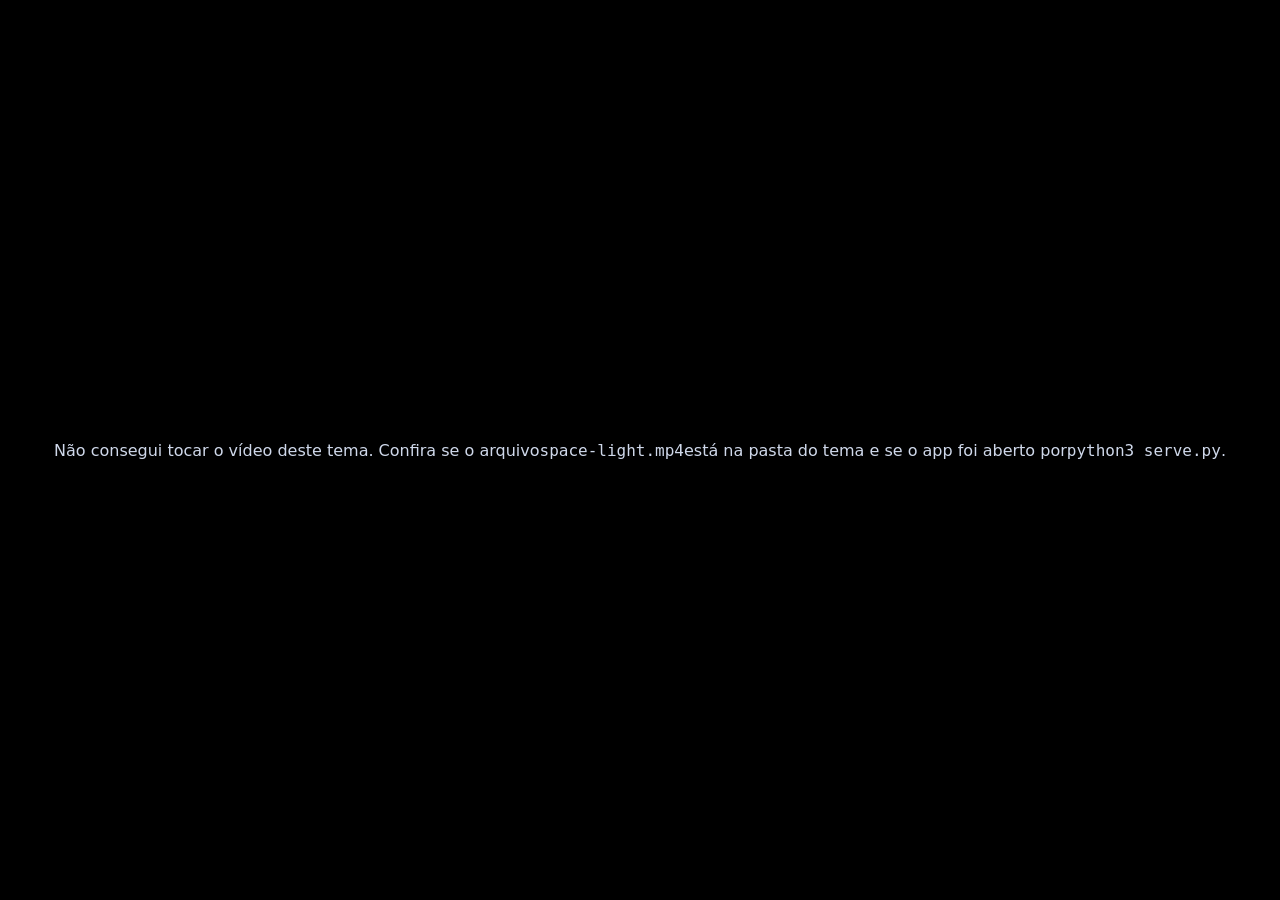
<file: protetor-de-tela/themes/space/index.html>
<!doctype html>
<html lang="pt-BR">
<head>
  <meta charset="utf-8">
  <meta name="viewport" content="width=device-width, initial-scale=1">
  <title>Espaço</title>
  <style>
    html, body { margin: 0; height: 100%; overflow: hidden; background: #000; }
    #v { position: fixed; inset: 0; width: 100%; height: 100%; object-fit: cover; background: #000; }
    #msg {
      position: fixed; inset: 0; display: none; align-items: center; justify-content: center;
      color: #cfd8ea; font: 16px system-ui, sans-serif; text-align: center; padding: 24px;
    }
  </style>
</head>
<body>
  <video id="v" data-src="space-light.mp4" muted loop playsinline autoplay preload="auto"></video>
  <div id="msg">Não consegui tocar o vídeo deste tema. Confira se o arquivo <code>space-light.mp4</code> está na pasta do tema e se o app foi aberto por <code>python3 serve.py</code>.</div>

  <script src="../../theme-sdk.js"></script>
  <script src="../shared/video-theme.js"></script>
</body>
</html>
</file>
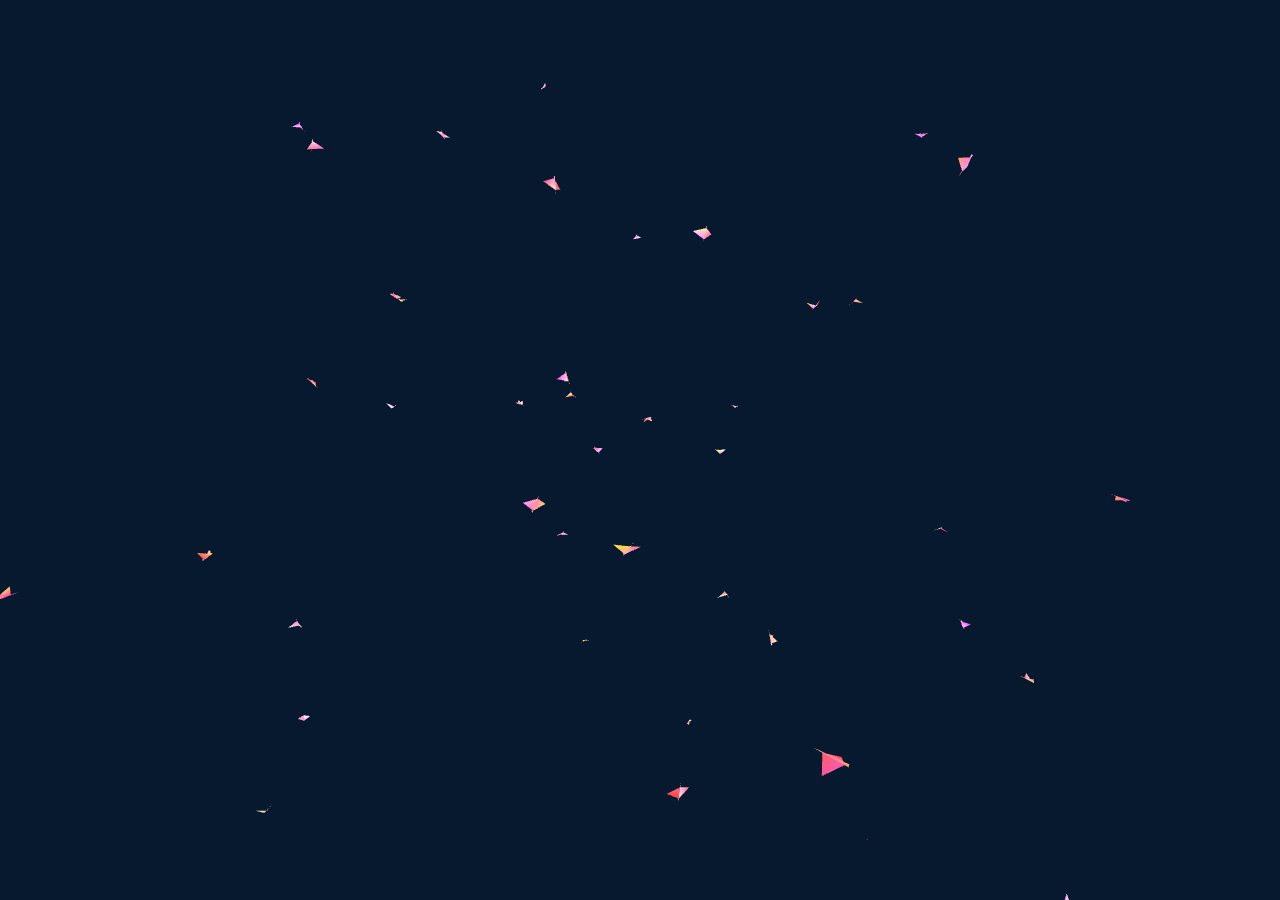
<file: protetor-de-tela/themes/vanta-birds/index.html>
<!doctype html>
<html lang="pt-BR">
<head>
  <meta charset="utf-8">
  <meta name="viewport" content="width=device-width, initial-scale=1">
  <title>Pássaros (Vanta)</title>
  <style>
    html, body { margin: 0; height: 100%; overflow: hidden; background: #07192f; }
    #bg { position: fixed; inset: 0; width: 100%; height: 100%; }
    #msg {
      position: fixed; inset: 0; display: none; align-items: center; justify-content: center;
      color: #cfe3ff; font: 16px system-ui, sans-serif; text-align: center; padding: 24px;
    }
  </style>
</head>
<body>
  <div id="bg"></div>
  <div id="msg">Este tema precisa de WebGL, que não está disponível neste navegador.</div>

  <script src="../../theme-sdk.js"></script>
  <!-- Bibliotecas locais (three.js e Vanta.js, ambas MIT; ver shared/LICENSES.txt): funcionam sem internet. -->
  <script src="../shared/three.min.js"></script>
  <script src="lib/vanta.birds.min.js"></script>
  <script>
    (function () {
      // Mesmos valores padrão declarados em themes/themes.json (usados se o tema abrir sozinho).
      var DEFAULTS = {
        backgroundColor: "#07192f", color1: "#ff0000", color2: "#00d1ff", colorMode: "varianceGradient",
        quantity: 3, birdSize: 1, wingSpan: 30, speedLimit: 5, separation: 20, alignment: 20, cohesion: 20,
        wakeOnClick: false
      };

      var effect = null;
      var lastKey = "";
      var timer = 0;
      var wakeOnClick = false;

      function hex(c) {
        return parseInt(String(c).replace("#", ""), 16);
      }

      function build(o) {
        if (effect) {
          try { effect.destroy(); } catch (_) { /* já destruído */ }
          effect = null;
        }
        try {
          effect = VANTA.BIRDS({
            el: "#bg",
            mouseControls: true,
            touchControls: true,
            gyroControls: false,
            minHeight: 200,
            minWidth: 200,
            scale: 1,
            scaleMobile: 1,
            backgroundColor: hex(o.backgroundColor),
            backgroundAlpha: 1,
            color1: hex(o.color1),
            color2: hex(o.color2),
            colorMode: o.colorMode,
            quantity: o.quantity,
            birdSize: o.birdSize,
            wingSpan: o.wingSpan,
            speedLimit: o.speedLimit,
            separation: o.separation,
            alignment: o.alignment,
            cohesion: o.cohesion
          });
          window.vantaEffect = effect; // útil para depuração
          document.getElementById("msg").style.display = "none";
        } catch (e) {
          document.getElementById("msg").style.display = "flex";
        }
      }

      // Só refaz a cena quando as opções realmente mudam (o app reenvia o estado a cada troca de modo).
      function apply(opts) {
        var merged = {};
        Object.keys(DEFAULTS).forEach(function (k) {
          merged[k] = opts && opts[k] !== undefined ? opts[k] : DEFAULTS[k];
        });
        wakeOnClick = !!merged.wakeOnClick;
        var key = JSON.stringify(merged);
        if (key === lastKey) return;
        lastKey = key;
        clearTimeout(timer);
        timer = setTimeout(function () { build(merged); }, 120); // agrupa ajustes rápidos
      }

      // O mouse interage com os pássaros: por padrão só tecla fecha. Clique fecha se a opção estiver ligada.
      window.addEventListener("keydown", function () { ScreensaverTheme.wake(); });
      window.addEventListener("pointerdown", function () { if (wakeOnClick) ScreensaverTheme.wake(); });

      apply({});
      ScreensaverTheme.init({
        autoWake: false,
        onState: function (s) { apply(s.options); }
      });
    })();
  </script>
</body>
</html>
</file>
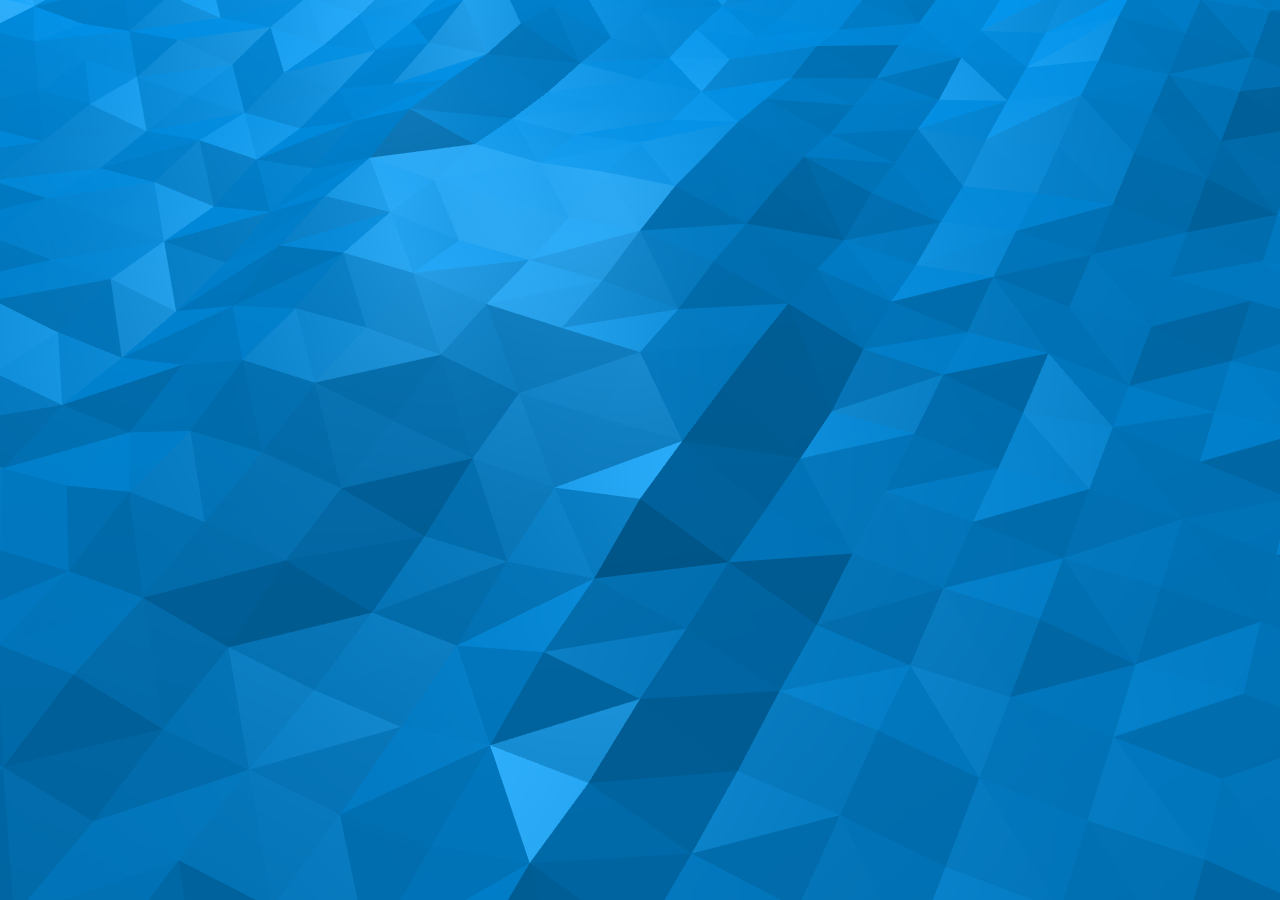
<file: protetor-de-tela/themes/vanta-waves/index.html>
<!doctype html>
<html lang="pt-BR">
<head>
  <meta charset="utf-8">
  <meta name="viewport" content="width=device-width, initial-scale=1">
  <title>Ondas (Vanta)</title>
  <style>
    html, body { margin: 0; height: 100%; overflow: hidden; background: #005588; }
    #bg { position: fixed; inset: 0; width: 100%; height: 100%; }
    #msg {
      position: fixed; inset: 0; display: none; align-items: center; justify-content: center;
      color: #e6f4ff; font: 16px system-ui, sans-serif; text-align: center; padding: 24px;
    }
  </style>
</head>
<body>
  <div id="bg"></div>
  <div id="msg">Este tema precisa de WebGL, que não está disponível neste navegador.</div>

  <script src="../../theme-sdk.js"></script>
  <!-- Bibliotecas locais (three.js e Vanta.js, ambas MIT; ver shared/LICENSES.txt): funcionam sem internet. -->
  <script src="../shared/three.min.js"></script>
  <script src="lib/vanta.waves.min.js"></script>
  <script>
    (function () {
      // Mesmos valores padrão declarados em themes/themes.json (usados se o tema abrir sozinho).
      var DEFAULTS = { color: "#005588", shininess: 30, waveHeight: 15, waveSpeed: 1, zoom: 1, wakeOnClick: false };

      var effect = null;
      var lastKey = "";
      var timer = 0;
      var wakeOnClick = false;

      function hex(c) {
        return parseInt(String(c).replace("#", ""), 16);
      }

      function build(o) {
        if (effect) {
          try { effect.destroy(); } catch (_) { /* já destruído */ }
          effect = null;
        }
        try {
          effect = VANTA.WAVES({
            el: "#bg",
            mouseControls: true,
            touchControls: true,
            gyroControls: false,
            minHeight: 200,
            minWidth: 200,
            scale: 1,
            scaleMobile: 1,
            color: hex(o.color),
            shininess: o.shininess,
            waveHeight: o.waveHeight,
            waveSpeed: o.waveSpeed,
            zoom: o.zoom
          });
          window.vantaEffect = effect; // útil para depuração
          document.getElementById("msg").style.display = "none";
        } catch (e) {
          document.getElementById("msg").style.display = "flex";
        }
      }

      // Só refaz a cena quando as opções realmente mudam (o app reenvia o estado a cada troca de modo).
      function apply(opts) {
        var merged = {};
        Object.keys(DEFAULTS).forEach(function (k) {
          merged[k] = opts && opts[k] !== undefined ? opts[k] : DEFAULTS[k];
        });
        wakeOnClick = !!merged.wakeOnClick;
        var key = JSON.stringify(merged);
        if (key === lastKey) return;
        lastKey = key;
        clearTimeout(timer);
        timer = setTimeout(function () { build(merged); }, 120); // agrupa ajustes rápidos
      }

      // O mouse mexe nas ondas: por padrão só tecla fecha. Clique fecha se a opção estiver ligada.
      window.addEventListener("keydown", function () { ScreensaverTheme.wake(); });
      window.addEventListener("pointerdown", function () { if (wakeOnClick) ScreensaverTheme.wake(); });

      apply({});
      ScreensaverTheme.init({
        autoWake: false,
        onState: function (s) { apply(s.options); }
      });
    })();
  </script>
</body>
</html>
</file>
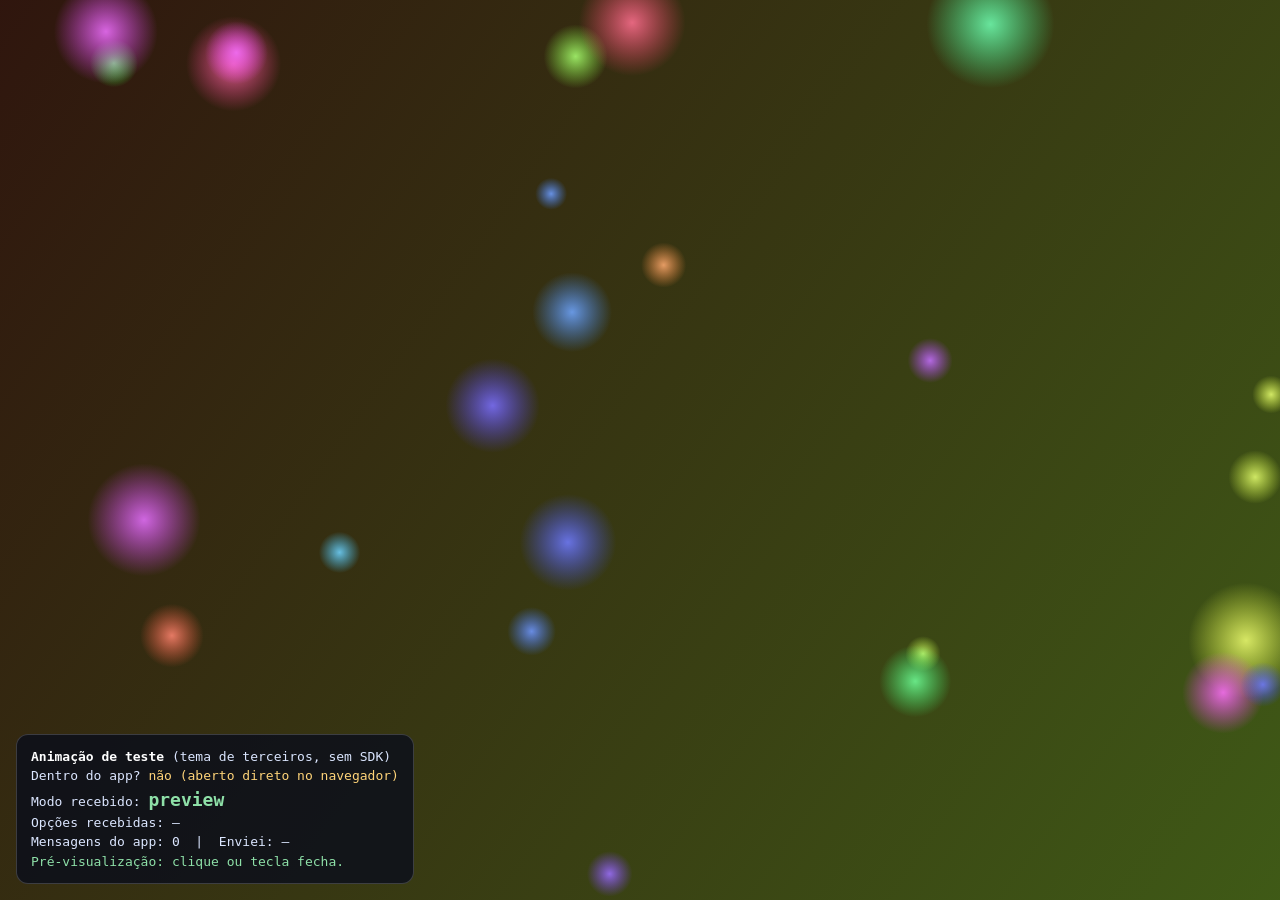
<file: protetor-de-tela/exemplos/animacao-teste.html>
<!doctype html>
<html lang="pt-BR" translate="no">
<head>
  <meta charset="utf-8">
  <meta name="viewport" content="width=device-width, initial-scale=1">
  <title>Animação de teste</title>
  <style>
    html, body { margin: 0; height: 100%; overflow: hidden; background: #0b1020; }
    canvas { position: fixed; inset: 0; width: 100%; height: 100%; display: block; }
    /* Painel de diagnóstico: mostra o que o app enviou e o que este tema respondeu. */
    #info {
      position: fixed; left: 16px; bottom: 16px; max-width: min(92vw, 420px);
      padding: 12px 14px; border-radius: 12px; background: rgba(8, 12, 28, 0.78);
      color: #dbe6ff; font: 13px/1.5 ui-monospace, Menlo, Consolas, monospace;
      border: 1px solid rgba(255, 255, 255, 0.18); pointer-events: none;
    }
    #info b { color: #fff; }
    #info .ok { color: #8ee0a8; }
    #info .warn { color: #ffd479; }
    #modo { font-size: 18px; font-weight: 700; }
  </style>
</head>
<body>
  <canvas id="c"></canvas>

  <div id="info">
    <div><b>Animação de teste</b> (tema de terceiros, sem SDK)</div>
    <div>Dentro do app? <span id="emb"></span></div>
    <div>Modo recebido: <span id="modo">aguardando…</span></div>
    <div>Opções recebidas: <span id="opts">–</span></div>
    <div>Mensagens do app: <span id="n">0</span> &nbsp;|&nbsp; Enviei: <span id="sent">–</span></div>
    <div id="dica"></div>
  </div>

  <script>
    // ===== 1) O CONTRATO COM O APP (é só isto) =================================
    //   app  -> tema:  { type: "screensaver:state", mode: "idle"|"locked"|"preview", now, options }
    //   tema -> app:   { type: "screensaver:ready" }   ao iniciar
    //                  { type: "screensaver:wake" }    pedido para fechar (o app ignora se bloqueado)
    var embedded = window.parent !== window;
    var mode = "preview";
    var received = 0;
    var sent = [];

    function send(type) {
      if (!embedded) return;
      try { window.parent.postMessage({ type: type }, "*"); sent.push(type.replace("screensaver:", "")); } catch (e) { /* app indisponível */ }
      document.getElementById("sent").textContent = sent.slice(-4).join(", ");
    }

    window.addEventListener("message", function (event) {
      // Só confie em mensagens da janela que hospeda o tema.
      if (!embedded || event.source !== window.parent) return;
      var msg = event.data;
      if (!msg || msg.type !== "screensaver:state") return;
      received++;
      if (msg.mode === "idle" || msg.mode === "locked" || msg.mode === "preview") mode = msg.mode;
      document.getElementById("n").textContent = String(received);
      document.getElementById("opts").textContent = msg.options && Object.keys(msg.options).length ? JSON.stringify(msg.options) : "(nenhuma)";
      showMode();
    });

    // Fechar: clique ou tecla pedem para fechar. Em "locked" o app ignora (quem destrava é o PIN do app).
    function wake() { if (mode !== "locked") send("screensaver:wake"); }
    window.addEventListener("pointerdown", wake);
    window.addEventListener("keydown", wake);

    // Avise que está pronto. O app responde com o estado atual.
    send("screensaver:ready");

    // ===== 2) PAINEL DE DIAGNÓSTICO ===========================================
    function showMode() {
      var el = document.getElementById("modo");
      el.textContent = mode;
      el.className = mode === "locked" ? "warn" : "ok";
      document.getElementById("dica").innerHTML =
        mode === "locked" ? "<span class='warn'>Bloqueado: clicar aqui NÃO fecha. Só o PIN/botão do app.</span>" :
        mode === "idle"   ? "<span class='ok'>Ocioso: clique ou tecla fecha o protetor.</span>" :
                            "<span class='ok'>Pré-visualização: clique ou tecla fecha.</span>";
    }
    document.getElementById("emb").innerHTML = embedded ? "<span class='ok'>sim (iframe isolado)</span>" : "<span class='warn'>não (aberto direto no navegador)</span>";
    showMode();

    // ===== 3) A ANIMAÇÃO (troque por a sua) ===================================
    var canvas = document.getElementById("c");
    var ctx = canvas.getContext("2d");
    var W = 0, H = 0, dpr = 1;
    function resize() {
      dpr = Math.min(window.devicePixelRatio || 1, 2);
      W = window.innerWidth; H = window.innerHeight;
      canvas.width = Math.round(W * dpr); canvas.height = Math.round(H * dpr);
      ctx.setTransform(dpr, 0, 0, dpr, 0, 0);
    }
    window.addEventListener("resize", resize);
    resize();

    var orbs = [];
    for (var i = 0; i < 28; i++) {
      orbs.push({ x: Math.random(), y: Math.random(), r: 14 + Math.random() * 46, vx: (Math.random() - 0.5) * 0.12, vy: (Math.random() - 0.5) * 0.12, hue: Math.floor(Math.random() * 360) });
    }
    var last = 0, t = 0;
    function frame(now) {
      requestAnimationFrame(frame);
      if (document.hidden) return;            // boa prática: não desenhe com a aba oculta
      var dt = last ? Math.min(0.05, (now - last) / 1000) : 0; last = now; t += dt;
      var g = ctx.createLinearGradient(0, 0, W, H);
      g.addColorStop(0, "hsl(" + ((t * 12) % 360) + ",55%,12%)");
      g.addColorStop(1, "hsl(" + ((t * 12 + 70) % 360) + ",60%,22%)");
      ctx.fillStyle = g; ctx.fillRect(0, 0, W, H);
      for (var k = 0; k < orbs.length; k++) {
        var o = orbs[k];
        o.x += o.vx * dt; o.y += o.vy * dt;
        if (o.x < -0.05) o.x = 1.05; if (o.x > 1.05) o.x = -0.05;
        if (o.y < -0.05) o.y = 1.05; if (o.y > 1.05) o.y = -0.05;
        var px = o.x * W, py = o.y * H, pr = o.r * (1 + 0.15 * Math.sin(t * 1.6 + k));
        var rg = ctx.createRadialGradient(px, py, 0, px, py, pr);
        rg.addColorStop(0, "hsla(" + o.hue + ",90%,70%,0.9)");
        rg.addColorStop(1, "hsla(" + o.hue + ",90%,60%,0)");
        ctx.fillStyle = rg; ctx.beginPath(); ctx.arc(px, py, pr, 0, Math.PI * 2); ctx.fill();
      }
    }
    requestAnimationFrame(frame);
  </script>
</body>
</html>
</file>
<file: calculadora/style.css>
/* Tokens reaproveitados do tema do app (frontend/src/index.css :root). */
:root {
  --bg-deep: #101218;
  --bg: #171a21;
  --panel: #1c2029;
  --panel-2: #232833;
  --text: #e6e9ef;
  --muted: #9aa3b2;
  --faint: #6b7484;
  --accent: #3fb5d8;
  --accent-soft: #2a7f99;
  --ok: #43b581;
  --danger: #d9695f;
  --line: #2a2f3a;
  --idle: #d9a441;
  --radius: 14px;
  --shadow: 0 6px 20px rgba(0, 0, 0, 0.35);
  color-scheme: dark;
}

@media (prefers-color-scheme: light) {
  :root {
    --bg-deep: #e7e9ee;
    --bg: #f1f3f7;
    --panel: #ffffff;
    --panel-2: #eceef2;
    --text: #1b1f27;
    --muted: #5c6470;
    --faint: #8a93a0;
    --accent: #1f8bb5;
    --accent-soft: #2a7f99;
    --ok: #2e9e63;
    --danger: #c9483f;
    --line: #d9dde3;
    --idle: #c08a1f;
    --shadow: 0 6px 18px rgba(0, 0, 0, 0.08);
    color-scheme: light;
  }
}

* {
  box-sizing: border-box;
  scrollbar-width: thin;
  scrollbar-color: var(--panel-2) transparent;
}

*::-webkit-scrollbar {
  width: 8px;
  height: 8px;
}

*::-webkit-scrollbar-thumb {
  background-color: var(--panel-2);
  border-radius: 6px;
}

body {
  margin: 0;
  font-family: system-ui, -apple-system, "Segoe UI", Helvetica, Arial, sans-serif;
  background: var(--bg);
  color: var(--text);
  font-size: 14px;
  line-height: 1.45;
  -webkit-font-smoothing: antialiased;
}

.app {
  max-width: 760px;
  margin: 0 auto;
  padding: 16px;
}

/* ---------- Cabeçalho ---------- */

.app-header {
  display: flex;
  align-items: baseline;
  gap: 10px;
  margin-bottom: 14px;
}

.app-title {
  font-size: 18px;
  margin: 0;
  font-weight: 700;
  letter-spacing: -0.2px;
}

.app-sub {
  color: var(--muted);
  font-size: 12px;
}

/* ---------- Abas ---------- */

.tabs {
  display: flex;
  background: var(--bg-deep);
  border: 1px solid var(--line);
  border-radius: var(--radius);
  padding: 4px;
  gap: 4px;
  margin-bottom: 16px;
}

.tab {
  flex: 1;
  padding: 9px 8px;
  border-radius: 10px;
  border: none;
  background: transparent;
  color: var(--muted);
  font-size: 13px;
  font-weight: 600;
  cursor: pointer;
  transition: background 0.15s ease, color 0.15s ease;
}

.tab:hover {
  color: var(--text);
}

.tab:focus-visible {
  outline: 2px solid var(--accent);
  outline-offset: -2px;
}

.tab[aria-selected="true"] {
  background: var(--panel-2);
  color: var(--text);
}

.panel[hidden] {
  display: none;
}

/* ---------- Calculadora ---------- */

.calc {
  max-width: 460px;
  margin: 0 auto;
}

.display {
  background: var(--bg-deep);
  border: 1px solid var(--line);
  border-radius: 12px;
  padding: 14px 16px;
  min-height: clamp(56px, 12vh, 92px);
  display: flex;
  flex-direction: column;
  justify-content: flex-end;
  align-items: flex-end;
  gap: 4px;
  overflow: hidden;
  text-align: right;
}

.display-expr {
  color: var(--muted);
  font-size: 14px;
  min-height: 18px;
  word-break: break-all;
  max-width: 100%;
}

.display-result {
  color: var(--text);
  font-size: clamp(24px, 5.5vh, 34px);
  font-weight: 600;
  line-height: 1.1;
  word-break: break-all;
  max-width: 100%;
  font-variant-numeric: tabular-nums;
}

.display-result.small {
  font-size: 24px;
}

.display-result.xsmall {
  font-size: 18px;
}

.display-result.error {
  color: var(--danger);
}

.toolbar {
  display: flex;
  align-items: center;
  gap: 8px;
  margin: 10px 0;
}

.toolbar-spacer {
  flex: 1;
}

/* ---------- Botões ---------- */

.btn {
  border: 1px solid var(--line);
  background: var(--panel-2);
  color: var(--text);
  border-radius: 9px;
  padding: 8px 12px;
  font-size: 13px;
  font-weight: 500;
  cursor: pointer;
  transition: background 0.15s ease, transform 0.12s ease, border-color 0.15s ease;
  touch-action: manipulation;
}

.btn:hover {
  background: var(--line);
}

.btn:active {
  transform: scale(0.97);
}

.btn.ghost {
  background: transparent;
}

.btn.small {
  padding: 3px 8px;
  font-size: 12px;
}

.btn.primary {
  background: var(--accent);
  border-color: transparent;
  color: #0b1014;
  font-weight: 600;
}

.btn.primary:hover {
  background: var(--accent-soft);
}

.segmented {
  display: inline-flex;
  background: var(--bg-deep);
  border: 1px solid var(--line);
  border-radius: 9px;
  padding: 2px;
  gap: 2px;
}

.seg {
  border: none;
  background: transparent;
  color: var(--muted);
  padding: 5px 10px;
  border-radius: 7px;
  font-size: 12px;
  font-weight: 600;
  cursor: pointer;
  transition: background 0.15s ease, color 0.15s ease;
}

.seg.active {
  background: var(--panel-2);
  color: var(--text);
}

/* ---------- Histórico ---------- */

.history {
  background: var(--bg-deep);
  border: 1px solid var(--line);
  border-radius: 12px;
  padding: 10px 12px;
  margin-bottom: 12px;
}

.history-head {
  display: flex;
  justify-content: space-between;
  align-items: center;
  color: var(--muted);
  font-size: 12px;
  text-transform: uppercase;
  letter-spacing: 0.04em;
}

.history-list {
  list-style: none;
  margin: 8px 0 0;
  padding: 0;
  max-height: 220px;
  overflow-y: auto;
  display: flex;
  flex-direction: column;
  gap: 6px;
}

.history-list li {
  display: flex;
  justify-content: space-between;
  gap: 12px;
  align-items: baseline;
  font-size: 13px;
  padding: 6px 8px;
  border-radius: 8px;
  cursor: pointer;
  background: var(--panel);
  font-variant-numeric: tabular-nums;
  transition: background 0.12s ease;
}

.history-list li:hover {
  background: var(--panel-2);
}

.history-list .h-expr {
  color: var(--muted);
  word-break: break-all;
}

.history-list .h-result {
  color: var(--text);
  font-weight: 600;
  white-space: nowrap;
}

/* ---------- Teclado ---------- */

.keypad {
  display: grid;
  grid-template-columns: repeat(4, 1fr);
  gap: 8px;
}

.key {
  height: clamp(34px, calc((100vh - 230px) / 6.5), 50px);
  border-radius: 11px;
  border: 1px solid var(--line);
  background: var(--panel-2);
  color: var(--text);
  font-size: clamp(14px, 3.6vh, 18px);
  cursor: pointer;
  font-variant-numeric: tabular-nums;
  transition: transform 0.1s ease, background 0.15s ease, filter 0.15s ease;
  touch-action: manipulation;
}

.key:hover {
  background: var(--line);
}

.key:active {
  transform: scale(0.93);
}

.key-op {
  color: var(--accent);
  font-weight: 600;
}

.key-fn {
  color: var(--muted);
  font-size: clamp(12px, 2.9vh, 15px);
}

.key-danger {
  color: var(--danger);
}

.key-equals {
  background: var(--accent);
  border-color: transparent;
  color: #0b1014;
  font-weight: 700;
}

.key-equals:hover {
  background: var(--accent-soft);
}

.keypad-basic .key-equals {
  grid-column: span 3;
}

.keypad-sci .key-equals {
  grid-column: span 2;
}

.keypad-sci .key {
  height: clamp(28px, calc((100vh - 250px) / 9), 50px);
}

/* ---------- Imobiliária ---------- */

.imob {
  display: flex;
  flex-direction: column;
  gap: 10px;
}

.imob-item {
  background: var(--panel);
  border: 1px solid var(--line);
  border-radius: 12px;
  overflow: hidden;
}

.imob-item summary {
  padding: 14px 16px;
  cursor: pointer;
  font-weight: 600;
  font-size: 14px;
  list-style: none;
  display: flex;
  align-items: center;
  justify-content: space-between;
  gap: 10px;
  user-select: none;
}

.imob-item summary::-webkit-details-marker {
  display: none;
}

.imob-item summary::after {
  content: "▾";
  color: var(--muted);
  transition: transform 0.15s ease;
}

.imob-item[open] summary::after {
  transform: rotate(180deg);
}

.imob-item summary:hover {
  background: var(--panel-2);
}

.imob-body {
  padding: 4px 16px 16px;
}

.imob-subtitle {
  font-size: 12px;
  text-transform: uppercase;
  letter-spacing: 0.04em;
  color: var(--muted);
  margin: 16px 0 10px;
  font-weight: 600;
}

.hint {
  color: var(--faint);
  font-size: 12px;
  margin: 0 0 10px;
}

.form-grid {
  display: grid;
  grid-template-columns: repeat(2, 1fr);
  gap: 12px;
  margin-bottom: 12px;
}

.form-grid label {
  display: flex;
  flex-direction: column;
  gap: 6px;
  font-size: 12px;
  color: var(--muted);
}

.form-grid input,
.form-grid select {
  background: var(--bg-deep);
  border: 1px solid var(--line);
  border-radius: 9px;
  padding: 10px 12px;
  color: var(--text);
  font-size: 14px;
  outline: none;
  width: 100%;
  font-variant-numeric: tabular-nums;
  transition: border-color 0.15s ease;
}

.form-grid input:focus {
  border-color: var(--accent);
}

.form-grid input.invalid {
  border-color: var(--danger);
}

.field-error {
  color: var(--danger);
  font-size: 11px;
  line-height: 1.3;
}

/* ---------- Resultados ---------- */

.results {
  margin-top: 12px;
}

.cards {
  display: grid;
  grid-template-columns: repeat(2, 1fr);
  gap: 10px;
}

.cards.one {
  grid-template-columns: 1fr;
}

.card {
  background: var(--bg-deep);
  border: 1px solid var(--line);
  border-radius: 10px;
  padding: 12px;
}

.card h4 {
  margin: 0 0 8px;
  font-size: 11px;
  text-transform: uppercase;
  letter-spacing: 0.04em;
  color: var(--muted);
  font-weight: 600;
}

.card .big {
  font-size: 20px;
  font-weight: 700;
  font-variant-numeric: tabular-nums;
}

.card .row {
  display: flex;
  justify-content: space-between;
  gap: 10px;
  font-size: 13px;
  padding: 3px 0;
  font-variant-numeric: tabular-nums;
}

.card .row span:first-child {
  color: var(--muted);
}

.card .row .val {
  font-weight: 600;
}

.winner {
  color: var(--ok);
}

.loser {
  color: var(--danger);
}

/* ---------- Tabela de amortização ---------- */

.amort-head {
  display: flex;
  justify-content: space-between;
  align-items: center;
  gap: 10px;
  margin: 14px 0 8px;
  flex-wrap: wrap;
}

.amort-head h4 {
  margin: 0;
  font-size: 12px;
  text-transform: uppercase;
  letter-spacing: 0.04em;
  color: var(--muted);
  font-weight: 600;
}

.table-scroll {
  overflow: auto;
  max-height: 320px;
  border: 1px solid var(--line);
  border-radius: 10px;
}

table {
  width: 100%;
  border-collapse: collapse;
  font-size: 12px;
  font-variant-numeric: tabular-nums;
}

th,
td {
  padding: 7px 10px;
  text-align: right;
  border-bottom: 1px solid var(--line);
  white-space: nowrap;
}

th {
  position: sticky;
  top: 0;
  background: var(--panel-2);
  color: var(--muted);
  font-weight: 600;
  z-index: 1;
}

th:first-child,
td:first-child {
  text-align: left;
}

tr:last-child td {
  border-bottom: none;
}

/* ---------- Rodapé ---------- */

.imob-footer {
  margin-top: 16px;
  text-align: center;
  color: var(--faint);
  font-size: 11px;
  padding: 4px 0 8px;
}

/* ---------- Responsivo (largura) ---------- */

@media (max-width: 560px) {
  .app {
    padding: 10px;
  }

  .form-grid,
  .cards {
    grid-template-columns: 1fr;
  }
}

@media (max-width: 340px) {
  .tab {
    font-size: 12px;
    padding: 8px 4px;
  }
}

/* ---------- Ajuste por ALTURA (janela flutuante ~480px de altura útil) ---------- */

@media (max-height: 640px) {
  .app-header {
    display: none;
  }

  .app {
    padding: 8px 10px;
  }

  .tabs {
    margin-bottom: 8px;
  }

  .tab {
    padding-top: 7px;
    padding-bottom: 7px;
  }

  .display {
    padding-top: 10px;
    padding-bottom: 10px;
  }

  .toolbar {
    margin: 6px 0;
  }

  .keypad {
    gap: 6px;
  }
}

@media (max-height: 480px) {
  .app {
    padding: 6px 8px;
  }

  .tabs {
    margin-bottom: 6px;
  }

  .tab {
    padding-top: 6px;
    padding-bottom: 6px;
  }

  .display {
    padding-top: 8px;
    padding-bottom: 8px;
  }

  .toolbar {
    margin: 4px 0;
  }

  .btn {
    padding-top: 6px;
    padding-bottom: 6px;
  }

  .keypad {
    gap: 5px;
  }
}
</file>
<file: protetor-de-tela/manager.css>
:root {
  color-scheme: dark;
  --bg: #0f1424;
  --card: #171e36;
  --line: #2a3454;
  --text: #e8eefc;
  --muted: #9aa7c7;
  --accent: #5b9dff;
  --accent-dk: #3a78d6;
  --danger: #ff8a8a;
}

* { box-sizing: border-box; }

html, body {
  margin: 0;
  min-height: 100%;
  background: var(--bg);
  color: var(--text);
  font: 15px/1.5 system-ui, "Segoe UI", Roboto, sans-serif;
}

.app {
  max-width: 880px;
  margin: 0 auto;
  padding: 24px 16px 64px;
}

.top {
  display: flex;
  flex-wrap: wrap;
  gap: 12px;
  align-items: flex-start;
  justify-content: space-between;
}
.top h1 { margin: 0 0 4px; font-size: 26px; }
.top-actions { display: flex; gap: 8px; flex-wrap: wrap; }

.status { margin: 0; color: var(--muted); }
.notice {
  margin: 16px 0;
  padding: 10px 14px;
  border: 1px solid var(--line);
  border-left: 4px solid var(--accent);
  border-radius: 8px;
  background: rgba(91, 157, 255, 0.08);
  color: var(--muted);
}

.card {
  margin: 16px 0;
  padding: 18px;
  border: 1px solid var(--line);
  border-radius: 12px;
  background: var(--card);
}
.card h2 { margin: 0 0 12px; font-size: 18px; }
.card h3 { margin: 22px 0 8px; font-size: 15px; color: var(--muted); }

.row { display: flex; flex-wrap: wrap; gap: 14px; align-items: flex-end; margin-bottom: 10px; }
.field { display: flex; flex-direction: column; gap: 4px; min-width: 150px; }
.field.grow { flex: 1 1 240px; }
.field > span { font-size: 13px; color: var(--muted); }
.field small { color: var(--muted); }
.actions { display: flex; gap: 8px; }

input[type="text"], input[type="url"], input[type="password"], select {
  padding: 8px 10px;
  border: 1px solid var(--line);
  border-radius: 8px;
  background: #0f1527;
  color: var(--text);
  font: inherit;
}
input:focus-visible, select:focus-visible, button:focus-visible {
  outline: 2px solid var(--accent);
  outline-offset: 2px;
}

.check { display: flex; gap: 8px; align-items: center; cursor: pointer; }
.check input { width: 18px; height: 18px; accent-color: var(--accent); }

button {
  padding: 8px 14px;
  border: 1px solid var(--line);
  border-radius: 8px;
  background: transparent;
  color: var(--text);
  font: inherit;
  cursor: pointer;
}
button.primary { background: var(--accent-dk); border-color: var(--accent-dk); color: #fff; }
button.primary:hover { background: var(--accent); }
button.ghost:hover { background: rgba(255, 255, 255, 0.06); }
button:disabled { opacity: 0.55; cursor: default; }

.hotkey { display: flex; gap: 8px; align-items: center; flex-wrap: wrap; }
kbd {
  padding: 6px 10px;
  border: 1px solid var(--line);
  border-bottom-width: 3px;
  border-radius: 8px;
  background: #0f1527;
  font: 600 14px ui-monospace, Menlo, Consolas, monospace;
}
kbd.capturing { border-color: var(--accent); color: var(--accent); }

.muted { color: var(--muted); margin: 6px 0; font-size: 13px; }
.msg { min-height: 1.4em; margin: 4px 0; font-size: 13px; color: var(--muted); }
.msg.err { color: var(--danger); }
.msg.ok { color: #8ee0a8; }
code { padding: 1px 5px; border-radius: 4px; background: #0f1527; font-size: 13px; }

.themes {
  display: grid;
  grid-template-columns: repeat(auto-fill, minmax(240px, 1fr));
  gap: 12px;
}
.theme {
  display: flex;
  flex-direction: column;
  gap: 8px;
  padding: 14px;
  border: 1px solid var(--line);
  border-radius: 10px;
  background: #121931;
}
.theme.selected { border-color: var(--accent); box-shadow: 0 0 0 1px var(--accent) inset; }
.theme h4 { margin: 0; font-size: 15px; }
.theme p { margin: 0; color: var(--muted); font-size: 13px; flex: 1; }
.theme .buttons { display: flex; gap: 8px; flex-wrap: wrap; }
.theme .tag { font-size: 11px; color: var(--muted); }

/* ---------- botões da tela inicial ---------- */

.tiles {
  display: grid;
  grid-template-columns: repeat(auto-fit, minmax(230px, 1fr));
  gap: 14px;
  margin: 18px 0;
}
.tile {
  display: flex;
  flex-direction: column;
  align-items: flex-start;
  gap: 6px;
  padding: 18px;
  border: 1px solid var(--line);
  border-radius: 12px;
  background: var(--card);
  color: var(--text);
  text-align: left;
  cursor: pointer;
  transition: border-color 0.15s, background 0.15s, transform 0.15s;
}
.tile:hover { border-color: var(--accent); background: #1b2442; transform: translateY(-1px); }
.tile svg { width: 30px; height: 30px; color: var(--accent); margin-bottom: 4px; }
.tile-title { font-size: 16px; font-weight: 700; }
.tile-sum { font-size: 13px; color: var(--muted); }

/* ---------- opções do tema (modal) ---------- */

.modal {
  position: fixed;
  inset: 0;
  z-index: 50000; /* acima da página, abaixo do protetor */
  display: flex;
  align-items: center;
  justify-content: center;
  padding: 16px;
  background: rgba(5, 8, 20, 0.72);
}
.modal[hidden] { display: none !important; }
.modal .dialog.narrow { width: min(640px, 100%); }
.modal .dialog.wide { width: min(1040px, 100%); }
.dialog h2 { margin: 0; font-size: 18px; }
.dialog h3 { margin: 22px 0 8px; font-size: 15px; color: var(--muted); }
.modal .dialog {
  width: min(940px, 100%);
  max-height: calc(100vh - 32px);
  overflow: auto;
  padding: 18px;
  border: 1px solid var(--line);
  border-radius: 12px;
  background: var(--card);
  box-shadow: 0 24px 60px rgba(0, 0, 0, 0.55);
}
/* Com o modal aberto, a página de trás não rola. */
html.modal-open, html.modal-open body { overflow: hidden; }

.card-head { display: flex; align-items: center; justify-content: space-between; gap: 12px; margin-bottom: 12px; }
.card-head h2 { margin: 0; }
.icon-btn {
  flex: none;
  width: 34px;
  height: 34px;
  padding: 0;
  border: 1px solid transparent;
  border-radius: 8px;
  background: transparent;
  color: var(--muted);
  font-size: 24px;
  line-height: 1;
  cursor: pointer;
}
.icon-btn:hover { background: rgba(255, 255, 255, 0.08); color: var(--text); border-color: var(--line); }

.opt-layout {
  display: grid;
  grid-template-columns: minmax(260px, 1fr) minmax(260px, 1.2fr);
  gap: 18px;
  align-items: start;
  margin: 12px 0;
}
.opt-controls { display: flex; flex-direction: column; gap: 10px; }
.opt-row {
  display: grid;
  grid-template-columns: minmax(110px, 0.9fr) minmax(150px, 1.5fr) 3.2em;
  align-items: center;
  gap: 10px;
  font-size: 14px;
}
.opt-row > span { color: var(--muted); }
.opt-row input[type="range"] { width: 100%; accent-color: var(--accent); }
.opt-row input[type="color"] { width: 100%; height: 34px; padding: 2px; border: 1px solid var(--line); border-radius: 8px; background: #0f1527; }
.opt-row input[type="checkbox"] { width: 18px; height: 18px; accent-color: var(--accent); justify-self: start; }
.opt-row output { font: 12px ui-monospace, Menlo, Consolas, monospace; color: var(--muted); text-align: right; }
.opt-preview iframe {
  width: 100%;
  aspect-ratio: 16 / 9;
  border: 1px solid var(--line);
  border-radius: 10px;
  background: #000;
  display: block;
}
@media (max-width: 720px) {
  .opt-layout { grid-template-columns: 1fr; }
}

/* ---------- camada do protetor ---------- */

/* Protetor aberto: trava a rolagem da página de trás (some a barra e o protetor ocupa a tela toda). */
html.overlay-open, html.overlay-open body { overflow: hidden; }

#overlay {
  position: fixed;
  inset: 0;
  z-index: 100000;
  background: #05070f;
  color: #e8eefc;
  overflow: hidden;
}
#overlay[hidden], #lock-layer[hidden], #frame[hidden], [hidden] { display: none !important; }

#frame {
  position: absolute;
  inset: 0;
  width: 100%;
  height: 100%;
  border: 0;
  display: block;
  background: #05070f;
}
#fallback {
  position: absolute;
  inset: 0;
  display: flex;
  flex-direction: column;
  align-items: center;
  justify-content: center;
  gap: 8px;
  font-family: Georgia, "Times New Roman", serif;
}
#fb-clock { font-size: clamp(48px, 12vw, 140px); letter-spacing: 0.04em; opacity: 0.85; }
#fb-date { font-size: clamp(14px, 2vw, 24px); opacity: 0.6; text-transform: capitalize; }

#preview-close {
  position: absolute;
  top: 16px;
  right: 16px;
  z-index: 2;
  padding: 8px 14px;
  border: 1px solid rgba(255, 255, 255, 0.35);
  border-radius: 999px;
  background: rgba(15, 20, 36, 0.78);
  color: #fff;
  font: 600 14px system-ui, sans-serif;
  cursor: pointer;
  backdrop-filter: blur(4px);
}
#preview-close:hover { background: rgba(15, 20, 36, 0.95); border-color: #fff; }

#lock-layer {
  position: absolute;
  inset: 0;
  display: flex;
  align-items: center;
  justify-content: center;
  pointer-events: none; /* só o formulário captura o mouse; o resto passa para o tema */
}
#lock-form {
  pointer-events: auto;
  width: min(320px, calc(100vw - 32px));
  padding: 20px;
  border-radius: 12px;
  background: rgba(15, 20, 36, 0.94);
  box-shadow: 0 16px 40px rgba(0, 0, 0, 0.5);
  display: flex;
  flex-direction: column;
  gap: 10px;
}
#lock-form label { font-weight: 600; }
#lock-error { min-height: 1.3em; color: var(--danger); font-size: 13px; }
#lock-form button {
  background: var(--accent-dk);
  border-color: var(--accent-dk);
  color: #fff;
  font-weight: 600;
}

@media (max-width: 520px) {
  .top h1 { font-size: 22px; }
  .row { align-items: stretch; }
}

.save-row { align-items: center; margin-top: 14px; }
.saved-note { color: #8ee0a8; font-size: 13px; }
.dialog > .actions:last-child { justify-content: flex-end; }
</file>
<file: notas/style.css>
/* Tokens iguais aos da calculadora (tema do app). */
:root {
  --bg: #171a21;
  --panel: #1c2029;
  --panel-2: #232833;
  --text: #e6e9ef;
  --muted: #9aa3b2;
  --faint: #6b7484;
  --accent: #3fb5d8;
  --ok: #43b581;
  --danger: #d9695f;
  --line: #2a2f3a;
  --radius: 12px;
  color-scheme: dark;
}

@media (prefers-color-scheme: light) {
  :root {
    --bg: #f1f3f7;
    --panel: #ffffff;
    --panel-2: #eceef2;
    --text: #1b1f27;
    --muted: #5c6470;
    --faint: #8a93a0;
    --accent: #1f8bb5;
    --ok: #2e9e63;
    --danger: #c9483f;
    --line: #d9dde3;
    color-scheme: light;
  }
}

* { box-sizing: border-box; scrollbar-width: thin; scrollbar-color: var(--panel-2) transparent; }
html, body { height: 100%; }
body { margin: 0; font: 14px/1.45 system-ui, -apple-system, "Segoe UI", Helvetica, Arial, sans-serif; background: var(--bg); color: var(--text); }

.app { display: flex; flex-direction: column; height: 100%; padding: 12px; gap: 10px; }
.app-header { display: flex; align-items: baseline; justify-content: space-between; gap: 8px; }
.app-title { margin: 0; font-size: 16px; }
.app-sub { color: var(--faint); font-size: 12px; }

.add { display: flex; gap: 8px; }
.add input { flex: 1; min-width: 0; padding: 9px 12px; border-radius: var(--radius); border: 1px solid var(--line); background: var(--panel); color: var(--text); font: inherit; }
.add input:focus, .item-edit:focus { outline: 2px solid var(--accent); outline-offset: -1px; }
.btn { padding: 9px 14px; border: 0; border-radius: var(--radius); background: var(--accent); color: #062029; font: inherit; font-weight: 600; cursor: pointer; }
.btn:disabled { opacity: .45; cursor: default; }

.filters { display: flex; gap: 6px; }
.chip { padding: 4px 10px; border: 1px solid var(--line); border-radius: 999px; background: transparent; color: var(--muted); font: inherit; font-size: 12px; cursor: pointer; }
.chip[aria-pressed="true"] { background: var(--panel-2); color: var(--text); border-color: var(--accent); }

.list { flex: 1; overflow-y: auto; display: flex; flex-direction: column; gap: 6px; min-height: 0; }
.item { display: flex; align-items: flex-start; gap: 10px; padding: 9px 10px; border: 1px solid var(--line); border-radius: var(--radius); background: var(--panel); }
.item input[type="checkbox"] { margin-top: 3px; accent-color: var(--ok); cursor: pointer; }
.item-text { flex: 1; min-width: 0; overflow-wrap: anywhere; cursor: text; }
.item.done .item-text { color: var(--faint); text-decoration: line-through; }
.item-edit { flex: 1; min-width: 0; padding: 2px 6px; border-radius: 6px; border: 1px solid var(--line); background: var(--panel-2); color: var(--text); font: inherit; }
.item-del { border: 0; background: transparent; color: var(--faint); cursor: pointer; font-size: 16px; line-height: 1; padding: 2px 4px; }
.item-del:hover { color: var(--danger); }

.empty, .status { color: var(--muted); text-align: center; padding: 18px 8px; font-size: 13px; }
.status.err { color: var(--danger); }
.foot { color: var(--faint); font-size: 12px; display: flex; justify-content: space-between; }
.foot button { border: 0; background: transparent; color: var(--muted); font: inherit; font-size: 12px; cursor: pointer; text-decoration: underline; }
</file>
